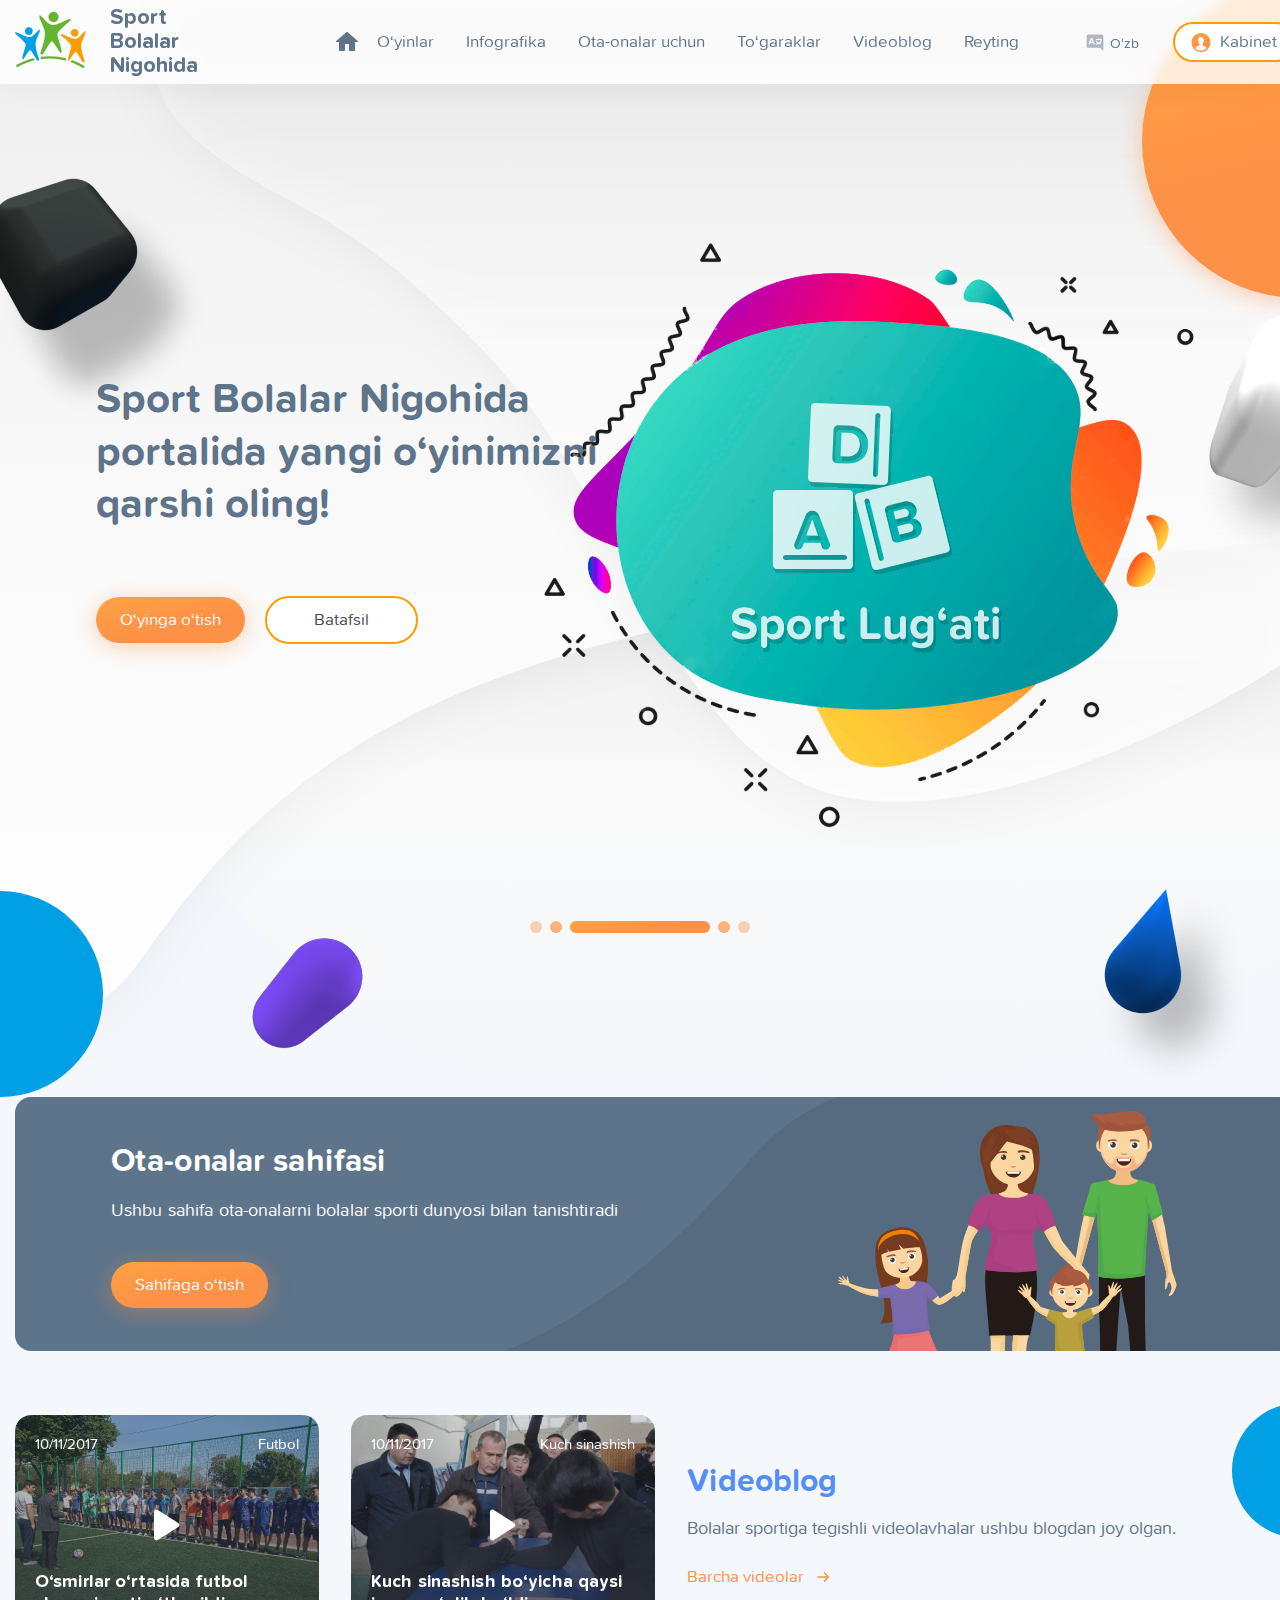
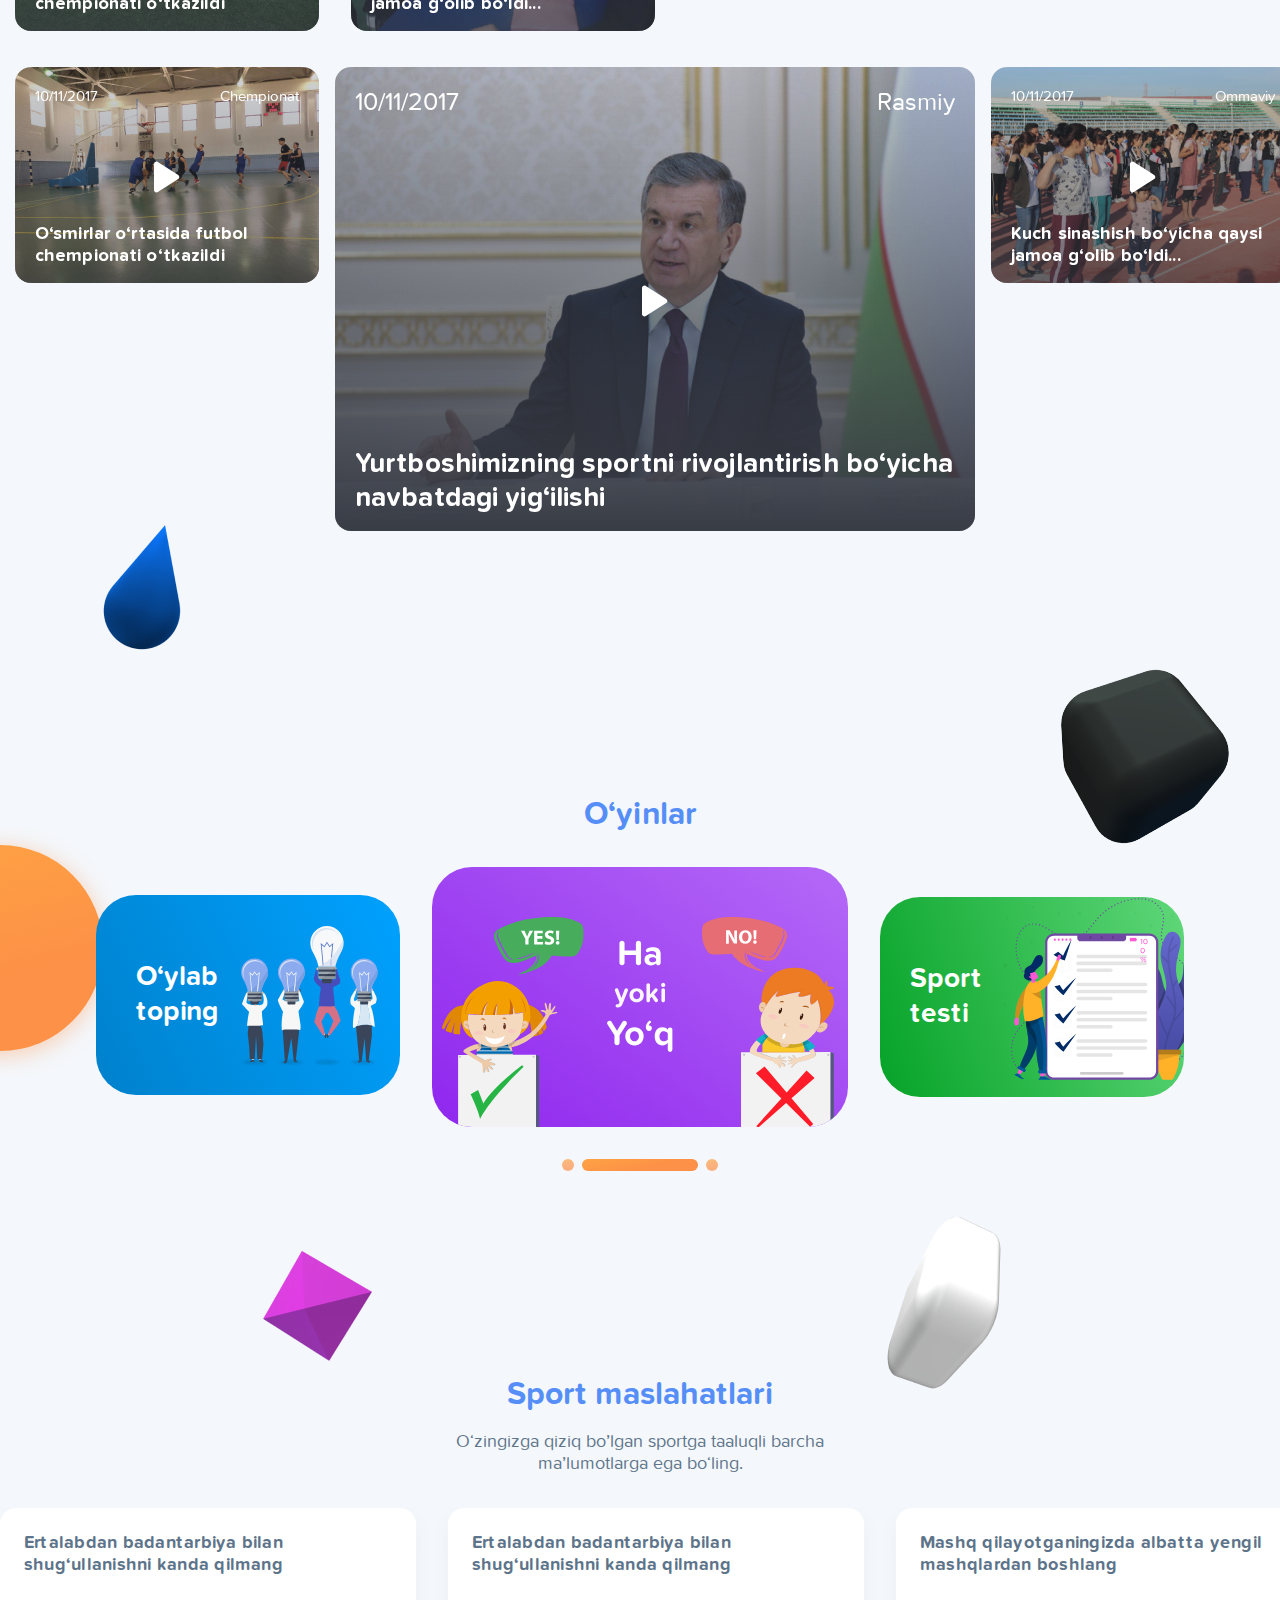
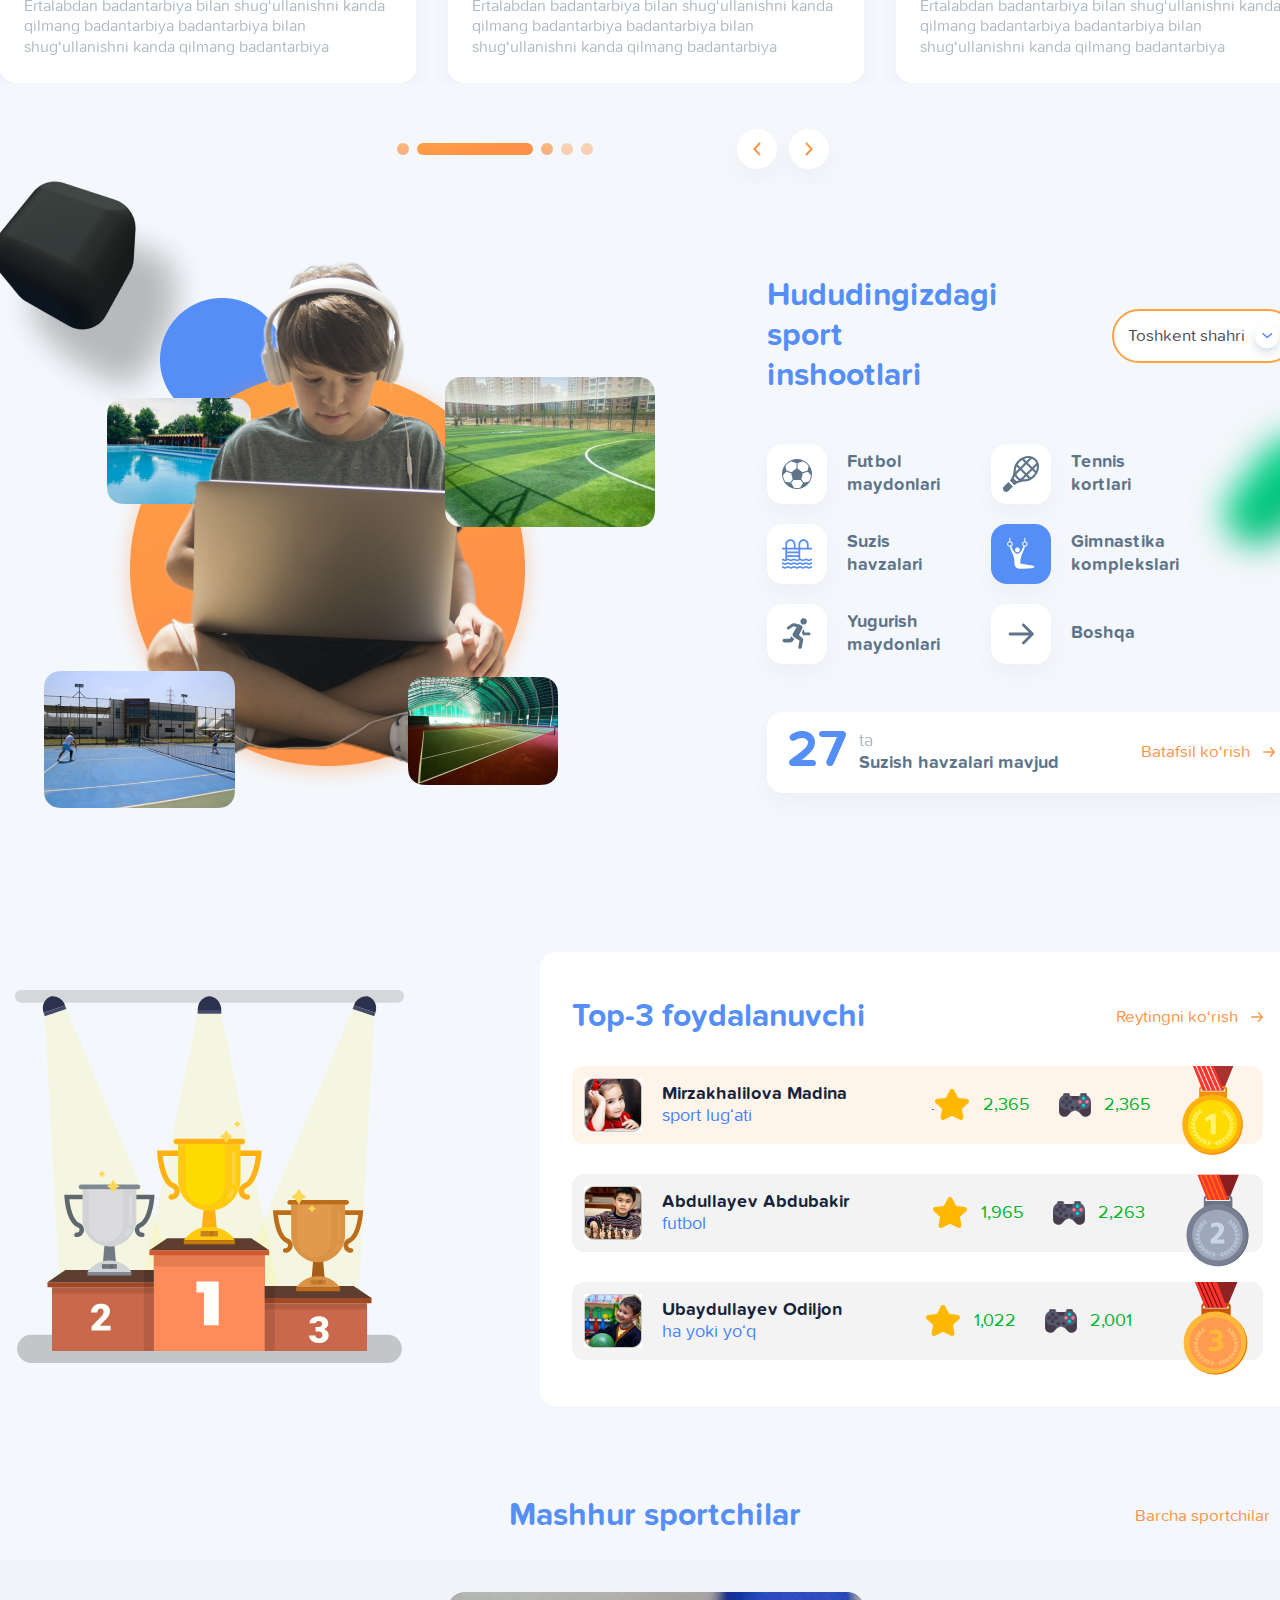
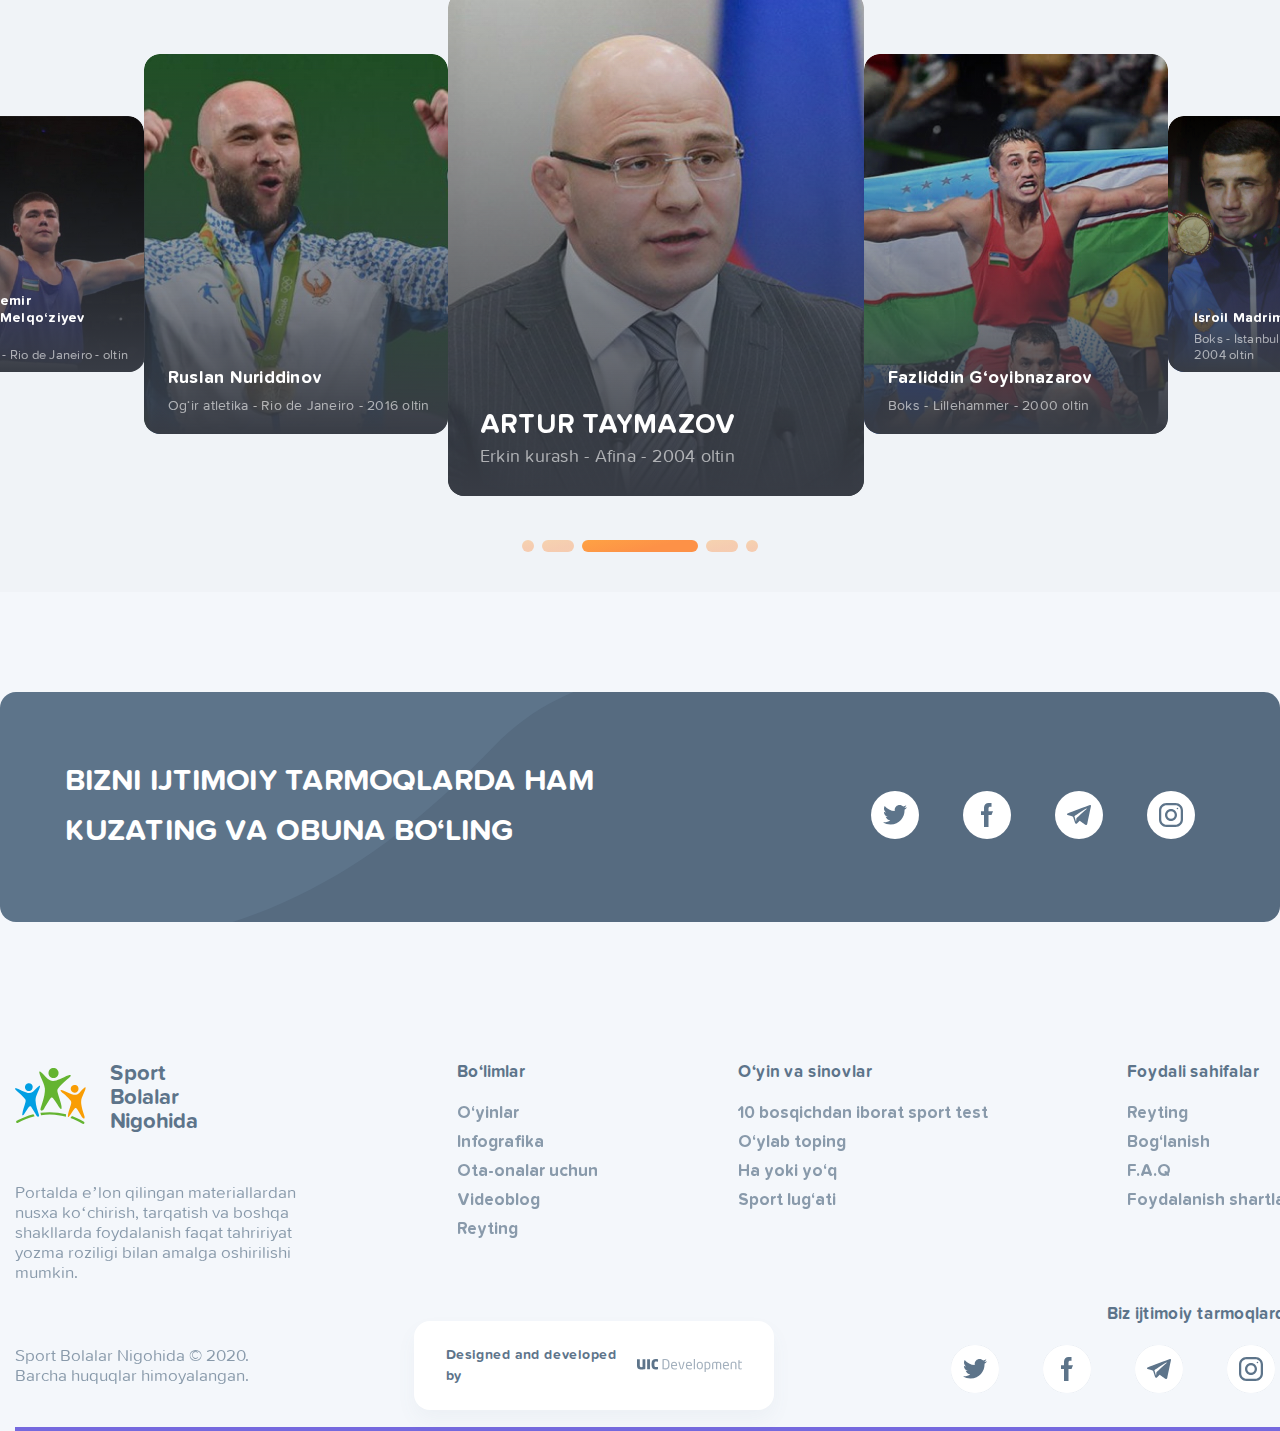
<file: index.html>
<!DOCTYPE html>
<html lang="en">

<head>
  <meta charset="UTF-8">
  <meta name="viewport" content="width=device-width, initial-scale=1.0">
  <title>Sport Bolalar Nigohida</title>
  <link rel="stylesheet" href="./style/main.css">
</head>

<body class="body">

  <div class="overly" id="overly"></div>

    <div class="modal-window" id="modal-window">
      <div class="modal" id="modal">
        <h3>Kirish</h3>
        <form action="https://echo.htmlacademy.ru">
          <input type="tel" name="phone" id="form-tel" placeholder="+998 __ ___ __ __" required>
          <label class="label1" for="form-tel">Telefon raqamingiz</label>
          <input type="text" name="password" id="form-pas" placeholder="Parolni kiriting" required>
          <label class="label2" for="form-pas">Parolingiz</label>
          
          <button type="submit">Kirish</button>
        </form>
      </div>
    </div>
   
  <header>
    <div class="header container-max">
      <div class="logotip">
        <a href="#">
          <img class="logotip__logo" src="./images/icons/Group 19291.svg" alt="" class="logo">
        </a>
        <h3 class="logotip__title">Sport Bolalar Nigohida</h3>
      </div>

      <ul>
        <li>
          <a href="#">O‘yinlar</a>
        </li>
        <li>
          <a href="#">Infografika</a>
        </li>
        <li>
          <a href="#">Ota-onalar uchun</a>
        </li>
        <li>
          <a href="#">To‘garaklar</a>
        </li>
        <li>
          <a href="#">Videoblog</a>
        </li>
        <li>
          <a href="#">Reyting</a>
        </li>
      </ul>

      <div class="header-right">
      
      <a href="javascript:void(0)" class="burger-button" id="burger-button">
        <img src="./images/icons/menu.svg" alt="">
      </a>

        <div class="dropdown">
          <a href="#">O'zb</a>
          <div class="links">
            <a href="#">O'zb</a>
            <a href="#">Rus</a>
            <a href="#">Eng</a>
          </div>
        </div>
        <a href="javascript:void(0)" class="primary-button" id="button">Kabinet</a>

      </div>
    </div>
  </header>

  <aside>
    <div class="wrapper container-min">
      <div class="wrapper-left">
        <h2 class="wrapper-left__title">
          Sport Bolalar Nigohida portalida yangi o‘yinimizni qarshi oling!
        </h2>
        <a class="wrapper-left__link1" href="#">O‘yinga o‘tish</a>
        <a class="wrapper-left__link2" href="#">Batafsil</a>
      </div>
      <img class="sport-lugati" src="./images/icons/Group 19298.svg" alt="">
    </div>
    <div class="spans">
      <span class="span1"></span>
      <span class="span2"></span>
      <span class="span3"></span>
      <span class="span2"></span>
      <span class="span1"></span>
    </div>
  </aside>

  <section>
    <div class="section container-max">
      <div class="section-top">
        <div class="text container-min">
          <h3>Ota-onalar sahifasi</h3>
          <p>
            Ushbu sahifa ota-onalarni bolalar sporti dunyosi bilan tanishtiradi
          </p>
          <a href="#">Sahifaga o‘tish</a>
        </div>
        <img src="./images/icons/Group 19286.svg" alt="">
      </div>
      <div class="section-center">
        <a href="#" class="video">
          <div class="overly"></div>
          <img class="video__img" src="./images/stadion.jpg" alt="">
          <p class="video__data">10/11/2017</p>
          <p class="video__name">Futbol</p>
          <h4 class="video__title">
            O‘smirlar o‘rtasida futbol chempionati o‘tkazildi
          </h4>
          <img class="video__play" src="./images/icons/play.svg" alt="" class="play">
        </a>
        <a href="#" class="video">
          <div class="overly"></div>
          <img class="video__img" src="./images/Rectangle 21701.jpg" alt="">
          <p class="video__data">10/11/2017</p>
          <p class="video__name">Kuch sinashish</p>
          <h4 class="video__title">
            Kuch sinashish bo‘yicha qaysi jamoa g‘olib bo‘ldi...
          </h4>
          <img class="video__play" src="./images/icons/play.svg" alt="" class="play">
        </a>
        <div class="inner">
          <h3 class="inner__title">Videoblog</h3>
          <p class="inner__text">
            Bolalar sportiga tegishli videolavhalar ushbu blogdan joy olgan.
          </p>
          <a class="secondary-button" href="#">Barcha videolar</a>
        </div>
      </div>
      <div class="section-bottom">
        <a href="#" class="video video1">
          <div class="overly"></div>
          <img class="video__img" src="./images/sportzal.jpg" alt="">
          <p class="video__data">10/11/2017</p>
          <p class="video__name">Chempionat</p>
          <h4 class="video__title">
            O‘smirlar o‘rtasida futbol chempionati o‘tkazildi
          </h4>
          <img class="video__play" src="./images/icons/play.svg" alt="" class="play">
        </a>
        <a href="#" class="video video2">
          <div class="overly1"></div>
          <img class="video__img video2__img" src="./images/prizdent.jpg" alt="">
          <p class="video__data video2__data">10/11/2017</p>
          <p class="video__name video2__name">Rasmiy</p>
          <h4 class="video__title video2__title">
            Yurtboshimizning sportni rivojlantirish bo‘yicha navbatdagi yig‘ilishi
          </h4>
          <img class="video__play" src="./images/icons/play.svg" alt="" class="play">
        </a>
        <a href="#" class="video video3">
          <div class="overly"></div>
          <img class="video__img" src="./images/Rectangle 21704.jpg" alt="">
          <p class="video__data">10/11/2017</p>
          <p class="video__name">Ommaviy</p>
          <h4 class="video__title">
            Kuch sinashish bo‘yicha qaysi jamoa g‘olib bo‘ldi...
          </h4>
          <img class="video__play" src="./images/icons/play.svg" alt="" class="play">
        </a>
      </div>
    </div>
  </section>

  <div class="games">
    <h3 class="title">O‘yinlar</h3>

    <div class="wrapper container-min">
      <div class="inner inner1">
        <h4 class="inner__title">O‘ylab toping</h4>
        <img class="inner__img" src="./images/icons/Frame 23.svg" alt="">
      </div>
      <div class="inner inner2">
        <img class="inner2__img" src="./images/icons/Mask Group.svg" alt="">
      </div>
      <div class="inner inner3">
        <h4 class="inner__title inner3__title">Sport testi</h4>
        <img class="inner__img" src="./images/icons/Mask Group (1).svg" alt="">
      </div>
    </div>

    <div class="spans">
      <span class="span1"></span>
      <span class="span2"></span>
      <span class="span1"></span>
    </div>

    <h3 class="title">Sport maslahatlari</h3>
    <p class="text">
      O‘zingizga qiziq bo’lgan sportga taaluqli barcha ma’lumotlarga ega bo‘ling.
    </p>
    <div class="carousel">
      <div class="maslahat maslahat1">
        <h4>
          Ertalabdan badantarbiya bilan shug‘ullanishni kanda qilmang
        </h4>
        <p>
          Ertalabdan badantarbiya bilan shug‘ullanishni kanda qilmang badantarbiya badantarbiya bilan shug‘ullanishni
          kanda qilmang badantarbiya
        </p>
      </div>
      <div class="maslahat">
        <h4>
          Ertalabdan badantarbiya bilan shug‘ullanishni kanda qilmang
        </h4>
        <p>
          Ertalabdan badantarbiya bilan shug‘ullanishni kanda qilmang badantarbiya badantarbiya bilan shug‘ullanishni
          kanda qilmang badantarbiya
        </p>
      </div>
      <div class="maslahat">
        <h4>
          Mashq qilayotganingizda albatta yengil mashqlardan boshlang
        </h4>
        <p>
          Ertalabdan badantarbiya bilan shug‘ullanishni kanda qilmang badantarbiya badantarbiya bilan shug‘ullanishni
          kanda qilmang badantarbiya
        </p>
      </div>
      <div class="maslahat">
        <h4>
          Imkon qadar uy sharoitida tosh ko‘tarishdan yiroqroq bo‘ling
        </h4>
        <p>
          Ertalabdan badantarbiya bilan shug‘ullanishni kanda qilmang badantarbiya badantarbiya bilan shug‘ullanishni kanda qilmang badantarbiya
        </p>
      </div>
      <div class="maslahat">
        <h4>
          Imkon qadar uy sharoitida tosh ko‘tarishdan yiroqroq bo‘ling
        </h4>
        <p>
          Ertalabdan badantarbiya bilan shug‘ullanishni kanda qilmang badantarbiya badantarbiya bilan shug‘ullanishni kanda qilmang badantarbiya
        </p>
      </div>
    </div>

    <div class="button">
      <div class="spans">
        <span class="span1"></span>
        <span class="span2"></span>
        <span class="span1"></span>
        <span class="span3"></span>
        <span class="span3"></span>
      </div>
      <div class="links">
        <a href="#" class="link1">
          <img src="./images/icons/Vector (3).svg" alt="">
          <span></span>
        </a>
        <a href="#" class="link2">
          <span></span>
          <img src="./images/icons/Vector (4).svg" alt="">
        </a>
      </div>
    </div>
  </div>


  <div class="sports">
    <div class="wrapper container-max">
      <div class="wrapper-left">
        <img class="wrapper-left__img" src="./images/Group 19262.png" alt="">
      </div>
      <div class="wrapper-right">
        <div class="wrapper-right__top">
          <h3>Hududingizdagi sport inshootlari</h3>
          <a href="#" class="city">Toshkent shahri</a>
        </div>
        <div class="wrapper-right__center">
          <a href="#" class="inner">
            <div class="inner__img">
              <img src="./images/icons/icons8-sport 1.svg" alt="">
            </div>
            <p>Futbol maydonlari</p>
          </a>
          <a href="#" class="inner">
            <div class="inner__img">
              <img src="./images/icons/icons8-sport 1 (2).svg" alt="">
            </div>
            <p>Tennis kortlari</p>
          </a>
          <a href="#" class="inner">
            <div class="inner__img">
              <img src="./images/icons/icons8-sport 1 (1).svg" alt="">
            </div>
            <p>Suzis havzalari</p>
          </a>
          <a href="#" class="inner">
            <div class="inner__img inner__img4">
              <img src="./images/icons/clipboard 1.svg" alt="">
            </div>
            <p>Gimnastika komplekslari</p>
          </a>
          <a href="#" class="inner">
            <div class="inner__img">
              <img src="./images/icons/clipboard1 1.svg" alt="">
            </div>
            <p>Yugurish maydonlari</p>
          </a>
          <a href="#" class="inner">
            <div class="inner__img">
              <img src="./images/icons/Vector (6).svg" alt="">
            </div>
            <p>Boshqa</p>
          </a>
        </div>
        <div class="wrapper-right__bottom">
          <div class="all">
            <h2>27</h2>
            <div class="info">
              <span>ta</span>
              <p>Suzish havzalari mavjud</p>
            </div>
          </div>
          <a href="#" class="secondary-button">Batafsil ko‘rish</a>
        </div>
      </div>
    </div>
  </div>

  <div class="medals container-max">
    <div class="medals-left">
      <img src="./images/icons/Layer.svg" alt="">
    </div>
    <div class="medals-right">
      <div class="information">
        <h3>Top-3 foydalanuvchi</h3>
        <a href="#" class="secondary-button">Reytingni ko‘rish</a>
      </div>
      <div class="medal gold">
        <img class="child" src="./images/Rectangle 21726.jpg" alt="">
        <div class="name">
          <h4>Mirzakhalilova Madina</h4>
          <p>sport lug‘ati</p>
        </div>
        .
        <img class="star" src="./images/icons/Vector (7).svg" alt="">
        <span class="number1">2,365</span>
        <img class="play" src="./images/icons/game-controller 1.svg" alt="">
        <span class="number2">2,365</span>
        <img class="img" src="./images/icons/Group 19313.svg" alt="">
      </div>
      <div class="medal silver">
        <img class="child" src="./images/Rectangle 21726 (1).jpg" alt="">
        <div class="name">
          <h4>Abdullayev Abdubakir</h4>
          <p>futbol</p>
        </div>
        <img class="star" src="./images/icons/Vector (7).svg" alt="">
        <span class="number1">1,965</span>
        <img class="play" src="./images/icons/game-controller 1.svg" alt="">
        <span class="number2">2,263</span>
        <img class="img" src="./images/icons/Group 19315.svg" alt="">
      </div>
      <div class="medal bronze">
        <img class="child" src="./images/Rectangle 21728.jpg" alt="">
        <div class="name">
          <h4>Ubaydullayev Odiljon</h4>
          <p>ha yoki yo‘q</p>
        </div>
        <img class="star" src="./images/icons/Vector (7).svg" alt="">
        <span class="number1">1,022</span>
        <img class="play" src="./images/icons/game-controller 1.svg" alt="">
        <span class="number2">2,001</span>
        <img class="img" src="./images/icons/Group 19314.svg" alt="">
      </div>
    </div>
  </div>

  <div class="famous">
    <div class="athletics container-max">
      <h3>Mashhur sportchilar</h3>
      <a href="#" class="secondary-button">Barcha sportchilar</a>
    </div>
    <div class="carousel-sport">
      <div class="famous-sportsmen">
        <a href="#">
          <div class="overly1"></div>
          <img class="img1" src="./images/Rectangle 21711 (1).jpg" alt="">
          <h4 class="name1">emir Melqo‘ziyev</h4>
          <p class="text1">- Rio de Janeiro - oltin</p>
        </a>
        <a href="#">
          <div class="overly2"></div>
          <img class="img" src="./images/ruslan.jpg" alt="">
          <h4 class="name2">Ruslan Nuriddinov</h4>
          <p class="text2">Og‘ir atletika - Rio de Janeiro - 2016 oltin</p>
        </a>
        <a class="artur" href="#">
          <div class="overly3"></div>
          <img class="img" src="./images/artur.jpg" alt="">
          <h4 class="name3">ARTUR TAYMAZOV</h4>
          <p class="text3">Erkin kurash - Afina - 2004 oltin</p>
        </a>
        <a href="#">
          <div class="overly2"></div>
          <img class="img" src="./images/g'oibnazarov.jpg" alt="">
          <h4 class="name2">Fazliddin G‘oyibnazarov</h4>
          <p class="text2">Boks - Lillehammer - 2000 oltin</p>
        </a>
        <a href="#">
          <div class="overly5"></div>
          <img class="img2" src="./images/Rectangle 21711.jpg" alt="">
          <h4 class="name5">Isroil Madrimov</h4>
          <p class="text5">Boks - Istanbul - 2004 oltin</p>
        </a>
      </div>
      <div class="spans">
        <span class="span1"></span>
        <span class="span2"></span>
        <span class="span3"></span>
        <span class="span2"></span>
        <span class="span1"></span>
      </div>
    </div>

    <div class="buttons container-max">
      <h3>
        BIZNI IJTIMOIY TARMOQLARDA HAM KUZATING VA OBUNA BO‘LING
      </h3>

      <div class="links-button">
        <a href="#">
          <svg width="88" height="88" viewBox="0 0 88 48" xmlns="http://www.w3.org/2000/svg">
            <g class="twitter" filter="url(#filter0_d)">
              <rect x="20" y="10" width="48" height="48" rx="24" fill="white" />
              <path
                d="M56 26.3085C55.1075 26.7 54.1565 26.9595 53.165 27.0855C54.185 26.4765 54.9635 25.5195 55.3295 24.366C54.3785 24.933 53.3285 25.3335 52.2095 25.557C51.3065 24.5955 50.0195 24 48.6155 24C45.8915 24 43.6985 26.211 43.6985 28.9215C43.6985 29.3115 43.7315 29.6865 43.8125 30.0435C39.722 29.844 36.1025 27.8835 33.671 24.897C33.2465 25.6335 32.9975 26.4765 32.9975 27.384C32.9975 29.088 33.875 30.5985 35.183 31.473C34.3925 31.458 33.617 31.2285 32.96 30.867C32.96 30.882 32.96 30.9015 32.96 30.921C32.96 33.312 34.6655 35.298 36.902 35.7555C36.5015 35.865 36.065 35.9175 35.612 35.9175C35.297 35.9175 34.979 35.8995 34.6805 35.8335C35.318 37.782 37.127 39.2145 39.278 39.261C37.604 40.5705 35.4785 41.3595 33.1775 41.3595C32.774 41.3595 32.387 41.3415 32 41.292C34.1795 42.6975 36.7625 43.5 39.548 43.5C48.602 43.5 53.552 36 53.552 29.499C53.552 29.2815 53.5445 29.0715 53.534 28.863C54.5105 28.17 55.331 27.3045 56 26.3085Z" />
            </g>
            <defs>
              <filter id="filter0_d" x="0" y="0" width="88" height="88" filterUnits="userSpaceOnUse"
                color-interpolation-filters="sRGB">
                <feFlood flood-opacity="0" result="BackgroundImageFix" />
                <feColorMatrix in="SourceAlpha" type="matrix" values="0 0 0 0 0 0 0 0 0 0 0 0 0 0 0 0 0 0 127 0" />
                <feOffset dy="0" />
                <feGaussianBlur stdDeviation="0" />
                <feColorMatrix type="matrix" values="0 0 0 0 0.4161 0 0 0 0 0.482057 0 0 0 0 0.57 0 0 0 0.05 0" />
                <feBlend mode="normal" in2="BackgroundImageFix" result="effect1_dropShadow" />
                <feBlend mode="normal" in="SourceGraphic" in2="effect1_dropShadow" result="shape" />
              </filter>
            </defs>
          </svg>
        </a>
        <a href="#">
          <svg width="88" height="88" viewBox="0 0 88 48" xmlns="http://www.w3.org/2000/svg">
            <g class="facebook" filter="url(#filter0_d)">
              <rect x="20" y="10" width="48" height="48" rx="24" fill="white" />
              <path
                d="M50 30.25H45.5V27.25C45.5 26.422 46.172 25.75 47 25.75H48.5V22H45.5C43.0145 22 41 24.0145 41 26.5V30.25H38V34H41V46H45.5V34H48.5L50 30.25Z" />
            </g>
            <defs>
              <filter id="filter0_d" x="0" y="0" width="88" height="88" filterUnits="userSpaceOnUse"
                color-interpolation-filters="sRGB">
                <feFlood flood-opacity="0" result="BackgroundImageFix" />
                <feColorMatrix in="SourceAlpha" type="matrix" values="0 0 0 0 0 0 0 0 0 0 0 0 0 0 0 0 0 0 127 0" />
                <feOffset dy="10" />
                <feGaussianBlur stdDeviation="10" />
                <feColorMatrix type="matrix" values="0 0 0 0 0.4161 0 0 0 0 0.482057 0 0 0 0 0.57 0 0 0 0.05 0" />
                <feBlend mode="normal" in2="BackgroundImageFix" result="effect1_dropShadow" />
                <feBlend mode="normal" in="SourceGraphic" in2="effect1_dropShadow" result="shape" />
              </filter>
            </defs>
          </svg>
        </a>
        <a href="#">
          <svg width="88" height="88" viewBox="0 0 88 48" xmlns="http://www.w3.org/2000/svg">
            <g class="telegram" filter="url(#filter0_d)">
              <rect x="20" y="10" width="48" height="48" rx="24" fill="white" />
              <path fill-rule="evenodd" clip-rule="evenodd"
                d="M50.384 43.7791C50.706 44.0071 51.121 44.0641 51.491 43.9241C51.861 43.7831 52.133 43.4671 52.215 43.0841C53.084 39.0001 55.192 28.6631 55.983 24.9481C56.043 24.6681 55.943 24.3771 55.723 24.1901C55.503 24.0031 55.198 23.9491 54.926 24.0501C50.733 25.6021 37.82 30.4471 32.542 32.4001C32.207 32.5241 31.989 32.8461 32 33.1991C32.012 33.5531 32.25 33.8601 32.593 33.9631C34.96 34.6711 38.067 35.6561 38.067 35.6561C38.067 35.6561 39.519 40.0411 40.276 42.2711C40.371 42.5511 40.59 42.7711 40.879 42.8471C41.167 42.9221 41.475 42.8431 41.69 42.6401C42.906 41.4921 44.786 39.7171 44.786 39.7171C44.786 39.7171 48.358 42.3361 50.384 43.7791ZM39.374 35.1021L41.053 40.6401L41.426 37.1331C41.426 37.1331 47.913 31.2821 51.611 27.9471C51.719 27.8491 51.734 27.6851 51.644 27.5701C51.555 27.4551 51.391 27.4281 51.268 27.5061C46.982 30.2431 39.374 35.1021 39.374 35.1021Z" />
            </g>
            <defs>
              <filter id="filter0_d" x="0" y="0" width="88" height="88" filterUnits="userSpaceOnUse"
                color-interpolation-filters="sRGB">
                <feFlood flood-opacity="0" result="BackgroundImageFix" />
                <feColorMatrix in="SourceAlpha" type="matrix" values="0 0 0 0 0 0 0 0 0 0 0 0 0 0 0 0 0 0 127 0" />
                <feOffset dy="10" />
                <feGaussianBlur stdDeviation="10" />
                <feColorMatrix type="matrix" values="0 0 0 0 0.4161 0 0 0 0 0.482057 0 0 0 0 0.57 0 0 0 0.05 0" />
                <feBlend mode="normal" in2="BackgroundImageFix" result="effect1_dropShadow" />
                <feBlend mode="normal" in="SourceGraphic" in2="effect1_dropShadow" result="shape" />
              </filter>
            </defs>
          </svg>
        </a>
        <a href="#">
          <svg width="88" height="88" viewBox="0 0 88 48" xmlns="http://www.w3.org/2000/svg">
            <g class="instagram" filter="url(#filter0_d)">
              <rect x="20" y="10" width="48" height="48" rx="24" fill="white" />
              <path
                d="M48.5 22H39.5C35.3585 22 32 25.3585 32 29.5V38.5C32 42.6415 35.3585 46 39.5 46H48.5C52.6415 46 56 42.6415 56 38.5V29.5C56 25.3585 52.6415 22 48.5 22ZM53.75 38.5C53.75 41.395 51.395 43.75 48.5 43.75H39.5C36.605 43.75 34.25 41.395 34.25 38.5V29.5C34.25 26.605 36.605 24.25 39.5 24.25H48.5C51.395 24.25 53.75 26.605 53.75 29.5V38.5Z" />
              <path
                d="M44 28C40.6865 28 38 30.6865 38 34C38 37.3135 40.6865 40 44 40C47.3135 40 50 37.3135 50 34C50 30.6865 47.3135 28 44 28ZM44 37.75C41.933 37.75 40.25 36.067 40.25 34C40.25 31.9315 41.933 30.25 44 30.25C46.067 30.25 47.75 31.9315 47.75 34C47.75 36.067 46.067 37.75 44 37.75Z" />
              <path
                d="M50.4494 28.3495C50.891 28.3495 51.2489 27.9915 51.2489 27.55C51.2489 27.1084 50.891 26.7505 50.4494 26.7505C50.0079 26.7505 49.6499 27.1084 49.6499 27.55C49.6499 27.9915 50.0079 28.3495 50.4494 28.3495Z" />
            </g>
            <defs>
              <filter id="filter0_d" x="0" y="0" width="88" height="88" filterUnits="userSpaceOnUse"
                color-interpolation-filters="sRGB">
                <feFlood flood-opacity="0" result="BackgroundImageFix" />
                <feColorMatrix in="SourceAlpha" type="matrix" values="0 0 0 0 0 0 0 0 0 0 0 0 0 0 0 0 0 0 127 0" />
                <feOffset dy="10" />
                <feGaussianBlur stdDeviation="10" />
                <feColorMatrix type="matrix" values="0 0 0 0 0.4161 0 0 0 0 0.482057 0 0 0 0 0.57 0 0 0 0.05 0" />
                <feBlend mode="normal" in2="BackgroundImageFix" result="effect1_dropShadow" />
                <feBlend mode="normal" in="SourceGraphic" in2="effect1_dropShadow" result="shape" />
              </filter>
            </defs>
          </svg>
        </a>
      </div>
    </div>
  </div>

  <div class="footer container-max">
    <div class="footer-top">
      <div class="foot-logo">
        <div class="logotip">
          <a href="#">
            <img class="logotip__logo" src="./images/icons/Group 19291.svg" alt="" class="logo">
          </a>
          <h3 class="logotip__title">Sport Bolalar Nigohida</h3>
        </div>
        <p>
          Portalda eʼlon qilingan materiallardan nusxa koʻchirish, tarqatish va boshqa shakllarda foydalanish faqat
          tahririyat yozma roziligi bilan amalga oshirilishi mumkin.
        </p>
      </div>
      <ul>
        <li>
          <a class="link1" href="#">Bo‘limlar</a>
        </li>
        <li>
          <a href="#">O‘yinlar</a>
        </li>
        <li>
          <a href="#">Infografika</a>
        </li>
        <li>
          <a href="#">Ota-onalar uchun</a>
        </li>
        <li>
          <a href="#">Videoblog</a>
        </li>
        <li>
          <a href="#">Reyting</a>
        </li>
      </ul>
      <ul>
        <li>
          <a class="link1" href="#">O‘yin va sinovlar</a>
        </li>
        <li>
          <a href="#">10 bosqichdan iborat sport test</a>
        </li>
        <li>
          <a href="#">O‘ylab toping</a>
        </li>
        <li>
          <a href="#">Ha yoki yo‘q</a>
        </li>
        <li>
          <a href="#">Sport lug‘ati</a>
        </li>
      </ul>
      <ul>
        <li>
          <a class="link1" href="#">Foydali sahifalar</a>
        </li>
        <li>
          <a href="#">Reyting</a>
        </li>
        <li>
          <a href="#">Bog‘lanish</a>
        </li>
        <li>
          <a href="#">F.A.Q</a>
        </li>
        <li>
          <a href="#">Foydalanish shartlari</a>
        </li>
      </ul>
    </div>
    <div class="footer-bottom">
      <p class="text">
        Sport Bolalar Nigohida © 2020. Barcha huquqlar himoyalangan.
      </p>
      <div class="development">
        <p>Designed and developed by </p>
        <img src="./images/icons/Layer 2.svg" alt="">
      </div>
      <div class="networks">
        <h4>Biz ijtimoiy tarmoqlarda</h4>

        <div class="links-button">
          <a href="#">
            <svg width="88" height="88" viewBox="0 0 88 88" xmlns="http://www.w3.org/2000/svg">
              <g class="twitter" filter="url(#filter0_d)">
                <rect x="20" y="10" width="48" height="48" rx="24" fill="white" />
                <path
                  d="M56 26.3085C55.1075 26.7 54.1565 26.9595 53.165 27.0855C54.185 26.4765 54.9635 25.5195 55.3295 24.366C54.3785 24.933 53.3285 25.3335 52.2095 25.557C51.3065 24.5955 50.0195 24 48.6155 24C45.8915 24 43.6985 26.211 43.6985 28.9215C43.6985 29.3115 43.7315 29.6865 43.8125 30.0435C39.722 29.844 36.1025 27.8835 33.671 24.897C33.2465 25.6335 32.9975 26.4765 32.9975 27.384C32.9975 29.088 33.875 30.5985 35.183 31.473C34.3925 31.458 33.617 31.2285 32.96 30.867C32.96 30.882 32.96 30.9015 32.96 30.921C32.96 33.312 34.6655 35.298 36.902 35.7555C36.5015 35.865 36.065 35.9175 35.612 35.9175C35.297 35.9175 34.979 35.8995 34.6805 35.8335C35.318 37.782 37.127 39.2145 39.278 39.261C37.604 40.5705 35.4785 41.3595 33.1775 41.3595C32.774 41.3595 32.387 41.3415 32 41.292C34.1795 42.6975 36.7625 43.5 39.548 43.5C48.602 43.5 53.552 36 53.552 29.499C53.552 29.2815 53.5445 29.0715 53.534 28.863C54.5105 28.17 55.331 27.3045 56 26.3085Z" />
              </g>
              <defs>
                <filter id="filter0_d" x="0" y="0" width="88" height="88" filterUnits="userSpaceOnUse"
                  color-interpolation-filters="sRGB">
                  <feFlood flood-opacity="0" result="BackgroundImageFix" />
                  <feColorMatrix in="SourceAlpha" type="matrix" values="0 0 0 0 0 0 0 0 0 0 0 0 0 0 0 0 0 0 127 0" />
                  <feOffset dy="0" />
                  <feGaussianBlur stdDeviation="0" />
                  <feColorMatrix type="matrix" values="0 0 0 0 0.4161 0 0 0 0 0.482057 0 0 0 0 0.57 0 0 0 0.05 0" />
                  <feBlend mode="normal" in2="BackgroundImageFix" result="effect1_dropShadow" />
                  <feBlend mode="normal" in="SourceGraphic" in2="effect1_dropShadow" result="shape" />
                </filter>
              </defs>
            </svg>
          </a>
          <a href="#">
            <svg width="88" height="88" viewBox="0 0 88 88" xmlns="http://www.w3.org/2000/svg">
              <g class="facebook" filter="url(#filter0_d)">
                <rect x="20" y="10" width="48" height="48" rx="24" fill="white" />
                <path
                  d="M50 30.25H45.5V27.25C45.5 26.422 46.172 25.75 47 25.75H48.5V22H45.5C43.0145 22 41 24.0145 41 26.5V30.25H38V34H41V46H45.5V34H48.5L50 30.25Z" />
              </g>
              <defs>
                <filter id="filter0_d" x="0" y="0" width="88" height="88" filterUnits="userSpaceOnUse"
                  color-interpolation-filters="sRGB">
                  <feFlood flood-opacity="0" result="BackgroundImageFix" />
                  <feColorMatrix in="SourceAlpha" type="matrix" values="0 0 0 0 0 0 0 0 0 0 0 0 0 0 0 0 0 0 127 0" />
                  <feOffset dy="10" />
                  <feGaussianBlur stdDeviation="10" />
                  <feColorMatrix type="matrix" values="0 0 0 0 0.4161 0 0 0 0 0.482057 0 0 0 0 0.57 0 0 0 0.05 0" />
                  <feBlend mode="normal" in2="BackgroundImageFix" result="effect1_dropShadow" />
                  <feBlend mode="normal" in="SourceGraphic" in2="effect1_dropShadow" result="shape" />
                </filter>
              </defs>
            </svg>
          </a>
          <a href="#">
            <svg width="88" height="88" viewBox="0 0 88 88" xmlns="http://www.w3.org/2000/svg">
              <g class="telegram" filter="url(#filter0_d)">
                <rect x="20" y="10" width="48" height="48" rx="24" fill="white" />
                <path fill-rule="evenodd" clip-rule="evenodd"
                  d="M50.384 43.7791C50.706 44.0071 51.121 44.0641 51.491 43.9241C51.861 43.7831 52.133 43.4671 52.215 43.0841C53.084 39.0001 55.192 28.6631 55.983 24.9481C56.043 24.6681 55.943 24.3771 55.723 24.1901C55.503 24.0031 55.198 23.9491 54.926 24.0501C50.733 25.6021 37.82 30.4471 32.542 32.4001C32.207 32.5241 31.989 32.8461 32 33.1991C32.012 33.5531 32.25 33.8601 32.593 33.9631C34.96 34.6711 38.067 35.6561 38.067 35.6561C38.067 35.6561 39.519 40.0411 40.276 42.2711C40.371 42.5511 40.59 42.7711 40.879 42.8471C41.167 42.9221 41.475 42.8431 41.69 42.6401C42.906 41.4921 44.786 39.7171 44.786 39.7171C44.786 39.7171 48.358 42.3361 50.384 43.7791ZM39.374 35.1021L41.053 40.6401L41.426 37.1331C41.426 37.1331 47.913 31.2821 51.611 27.9471C51.719 27.8491 51.734 27.6851 51.644 27.5701C51.555 27.4551 51.391 27.4281 51.268 27.5061C46.982 30.2431 39.374 35.1021 39.374 35.1021Z" />
              </g>
              <defs>
                <filter id="filter0_d" x="0" y="0" width="88" height="88" filterUnits="userSpaceOnUse"
                  color-interpolation-filters="sRGB">
                  <feFlood flood-opacity="0" result="BackgroundImageFix" />
                  <feColorMatrix in="SourceAlpha" type="matrix" values="0 0 0 0 0 0 0 0 0 0 0 0 0 0 0 0 0 0 127 0" />
                  <feOffset dy="10" />
                  <feGaussianBlur stdDeviation="10" />
                  <feColorMatrix type="matrix" values="0 0 0 0 0.4161 0 0 0 0 0.482057 0 0 0 0 0.57 0 0 0 0.05 0" />
                  <feBlend mode="normal" in2="BackgroundImageFix" result="effect1_dropShadow" />
                  <feBlend mode="normal" in="SourceGraphic" in2="effect1_dropShadow" result="shape" />
                </filter>
              </defs>
            </svg>
          </a>
          <a href="#">
            <svg width="88" height="88" viewBox="0 0 88 88" xmlns="http://www.w3.org/2000/svg">
              <g class="instagram" filter="url(#filter0_d)">
                <rect x="20" y="10" width="48" height="48" rx="24" fill="white" />
                <path
                  d="M48.5 22H39.5C35.3585 22 32 25.3585 32 29.5V38.5C32 42.6415 35.3585 46 39.5 46H48.5C52.6415 46 56 42.6415 56 38.5V29.5C56 25.3585 52.6415 22 48.5 22ZM53.75 38.5C53.75 41.395 51.395 43.75 48.5 43.75H39.5C36.605 43.75 34.25 41.395 34.25 38.5V29.5C34.25 26.605 36.605 24.25 39.5 24.25H48.5C51.395 24.25 53.75 26.605 53.75 29.5V38.5Z" />
                <path
                  d="M44 28C40.6865 28 38 30.6865 38 34C38 37.3135 40.6865 40 44 40C47.3135 40 50 37.3135 50 34C50 30.6865 47.3135 28 44 28ZM44 37.75C41.933 37.75 40.25 36.067 40.25 34C40.25 31.9315 41.933 30.25 44 30.25C46.067 30.25 47.75 31.9315 47.75 34C47.75 36.067 46.067 37.75 44 37.75Z" />
                <path
                  d="M50.4494 28.3495C50.891 28.3495 51.2489 27.9915 51.2489 27.55C51.2489 27.1084 50.891 26.7505 50.4494 26.7505C50.0079 26.7505 49.6499 27.1084 49.6499 27.55C49.6499 27.9915 50.0079 28.3495 50.4494 28.3495Z" />
              </g>
              <defs>
                <filter id="filter0_d" x="0" y="0" width="88" height="88" filterUnits="userSpaceOnUse"
                  color-interpolation-filters="sRGB">
                  <feFlood flood-opacity="0" result="BackgroundImageFix" />
                  <feColorMatrix in="SourceAlpha" type="matrix" values="0 0 0 0 0 0 0 0 0 0 0 0 0 0 0 0 0 0 127 0" />
                  <feOffset dy="10" />
                  <feGaussianBlur stdDeviation="10" />
                  <feColorMatrix type="matrix" values="0 0 0 0 0.4161 0 0 0 0 0.482057 0 0 0 0 0.57 0 0 0 0.05 0" />
                  <feBlend mode="normal" in2="BackgroundImageFix" result="effect1_dropShadow" />
                  <feBlend mode="normal" in="SourceGraphic" in2="effect1_dropShadow" result="shape" />
                </filter>
              </defs>
            </svg>
          </a>
        </div>
      </div>
    </div>
  </div>

  <script src="./script/main.js"></script>
</body>

</html>
</file>
<file: style/main.css>
body {
  padding: 0;
  margin: 0;
  font-family: 'ProximaNova';
  background: #F4F7FB;
}

h1, h2, h3, h4, h5, h6 {
  margin: 0;
  padding: 0;
}

p {
  margin: 0;
  padding: 0;
}

a {
  text-decoration: none;
}

@font-face {
  font-family: 'ProximaNova';
  src: url("../font/ProximaNovaSoft-Bold.eot");
  src: url("../font/ProximaNovaSoft-Bold.eot?#iefix") format("embedded-opentype"), url("../font/ProximaNovaSoft-Bold.woff") format("woff"), url("../font/ProximaNovaSoft-Bold.ttf") format("truetype");
  font-weight: bold;
  font-style: normal;
  font-display: swap;
}

@font-face {
  font-family: 'ProximaNova';
  src: url("../font/ProximaNova-Light.eot");
  src: url("../font/ProximaNova-Light.eot?#iefix") format("embedded-opentype"), url("../font/ProximaNova-Light.woff") format("woff"), url("../font/ProximaNova-Light.ttf") format("truetype");
  font-weight: 300;
  font-style: normal;
  font-display: swap;
}

@font-face {
  font-family: 'ProximaNova';
  src: url("../font/ProximaNovaSoftW03-Regular.eot");
  src: url("../font/ProximaNovaSoftW03-Regular.eot?#iefix") format("embedded-opentype"), url("../font/ProximaNovaSoftW03-Regular.woff") format("woff"), url("../font/ProximaNovaSoftW03-Regular.ttf") format("truetype");
  font-weight: normal;
  font-style: normal;
  font-display: swap;
}

.container-max {
  width: 100%;
  max-width: 1312px;
  padding-left: 15px;
  padding-right: 15px;
  margin-left: auto;
  margin-right: auto;
}

.container-min {
  width: 100%;
  max-width: 1088px;
  padding-left: 15px;
  padding-right: 15px;
  margin-left: auto;
  margin-right: auto;
}

.body.opened {
  overflow-y: hidden;
}

.secondary-button {
  position: relative;
  font-style: normal;
  font-weight: 500;
  font-size: 17px;
  line-height: 20px;
  color: #FD9147;
  padding-right: 25px;
}

.secondary-button::before {
  content: "";
  background-repeat: no-repeat;
  background-position: center;
  background-size: contain;
  margin: auto;
  position: absolute;
  width: 12px;
  height: 10px;
  top: 0;
  bottom: 0;
  left: auto;
  right: 0;
  background-image: url("../images/icons/Vector (1).svg");
}

.logotip {
  display: -webkit-box;
  display: -ms-flexbox;
  display: flex;
  -webkit-box-align: center;
      -ms-flex-align: center;
          align-items: center;
}

.logotip__logo {
  margin-right: 24px;
}

.logotip__title {
  font-style: normal;
  font-weight: bold;
  font-size: 22px;
  line-height: 110.84%;
  color: #5D748A;
  width: 130px;
}

.overly {
  background: #5D748A;
  opacity: 0.7;
  width: 100%;
  height: 0;
  position: fixed;
  top: 0;
  z-index: 5;
  -webkit-transition: all ease 0.5s;
  transition: all ease 0.5s;
}

.overly.visible {
  height: 100%;
}

.modal-window {
  background: #FFFFFF;
  border-radius: 24px;
  position: absolute;
  top: 0;
  bottom: 0;
  margin: auto;
  left: 0;
  right: 0;
  z-index: 6;
  width: 500px;
  height: 0;
  -webkit-transition: all ease 0.5s;
  transition: all ease 0.5s;
}

.modal-window.open {
  -webkit-box-sizing: border-box;
          box-sizing: border-box;
  padding: 65px 45px;
  border: 2px solid #FD9147;
  width: 504px;
  height: 500px;
  top: 100px;
  bottom: auto;
}

.modal-window .modal {
  display: none;
}

.modal-window .modal.modal-open {
  display: block;
}

.modal-window .modal h3 {
  font-style: normal;
  font-weight: bold;
  font-size: 32px;
  line-height: 38px;
  color: #5D748A;
  margin-bottom: 60px;
}

.modal-window .modal form {
  position: relative;
}

.modal-window .modal form label {
  font-style: normal;
  font-weight: normal;
  font-size: 17px;
  line-height: 20px;
  color: #5D748A;
  margin-bottom: 8px;
  display: block;
  position: absolute;
}

.modal-window .modal form .label1 {
  top: -28px;
  left: 0;
}

.modal-window .modal form .label1::before {
  content: "";
  background-repeat: no-repeat;
  background-position: center;
  background-size: contain;
  margin: auto;
  position: absolute;
  width: 20px;
  height: 20px;
  top: auto;
  bottom: -44px;
  left: 20px;
  right: auto;
  background-image: url("../images/icons/Frame.svg");
}

.modal-window .modal form .label2 {
  top: 80px;
  left: 0;
}

.modal-window .modal form .label2::before {
  content: "";
  background-repeat: no-repeat;
  background-position: center;
  background-size: contain;
  margin: auto;
  position: absolute;
  width: 20px;
  height: 20px;
  top: auto;
  bottom: -43px;
  left: 20px;
  right: auto;
  background-image: url("../images/icons/Frame (1).svg");
}

.modal-window .modal form input {
  font-family: 'ProximaNova';
  font-style: normal;
  font-weight: 500;
  font-size: 17px;
  line-height: 20px;
  color: #5D748A;
  outline: none;
  padding: 15px 52px;
  -webkit-box-sizing: border-box;
          box-sizing: border-box;
  border-radius: 32px;
  border: 2px solid #DFE3E8;
  margin-bottom: 52px;
  display: block;
  width: 100%;
}

.modal-window .modal form input:hover {
  border: 2px solid #FD9147;
}

.modal-window .modal form input:hover + label {
  color: #FD9147;
}

.modal-window .modal form ::-webkit-input-placeholder {
  opacity: 0.5;
}

.modal-window .modal form :-ms-input-placeholder {
  opacity: 0.5;
}

.modal-window .modal form ::-ms-input-placeholder {
  opacity: 0.5;
}

.modal-window .modal form ::placeholder {
  opacity: 0.5;
}

.modal-window .modal form button {
  margin-top: 42px;
  display: block;
  background: linear-gradient(166.82deg, #FEA244 -0.4%, #FD9147 61.84%);
  -webkit-box-shadow: 0px 4px 22px rgba(253, 145, 71, 0.4);
          box-shadow: 0px 4px 22px rgba(253, 145, 71, 0.4);
  border-radius: 50px;
  font-style: normal;
  font-weight: 500;
  font-size: 17px;
  line-height: 20px;
  color: #FFFFFF;
  border: none;
  padding: 15px;
  width: 100%;
}

header {
  background: rgba(255, 255, 255, 0.8);
  -webkit-box-shadow: 0px 4px 30px rgba(0, 0, 0, 0.04);
          box-shadow: 0px 4px 30px rgba(0, 0, 0, 0.04);
  -webkit-backdrop-filter: blur(4px);
          backdrop-filter: blur(4px);
  position: fixed;
  z-index: 1;
  width: 100%;
}

header .header {
  display: -webkit-box;
  display: -ms-flexbox;
  display: flex;
  -webkit-box-align: center;
      -ms-flex-align: center;
          align-items: center;
  -webkit-box-pack: justify;
      -ms-flex-pack: justify;
          justify-content: space-between;
}

header .header ul {
  list-style-type: none;
  display: -webkit-box;
  display: -ms-flexbox;
  display: flex;
  -webkit-box-pack: end;
      -ms-flex-pack: end;
          justify-content: flex-end;
  position: relative;
  padding-left: 0;
  width: 57%;
  text-align: end;
}

header .header ul::before {
  content: "";
  background-repeat: no-repeat;
  background-position: center;
  background-size: contain;
  margin: auto;
  position: absolute;
  width: 24px;
  height: 24px;
  top: 0;
  bottom: 0;
  left: 30px;
  right: auto;
  background-image: url("../images/icons/icons8-home 1.svg");
}

header .header ul a {
  display: inline-block;
  padding: 16px;
  font-style: normal;
  font-weight: 500;
  font-size: 17px;
  line-height: 20px;
  color: #5D748A;
}

header .header .header-right {
  display: -webkit-box;
  display: -ms-flexbox;
  display: flex;
  -webkit-box-align: center;
      -ms-flex-align: center;
          align-items: center;
  -webkit-box-pack: justify;
      -ms-flex-pack: justify;
          justify-content: space-between;
}

header .header .header-right .burger-button {
  display: none;
}

header .header .header-right .dropdown {
  display: block;
  position: relative;
  padding: 10px;
  margin-right: 24px;
}

header .header .header-right .dropdown::before {
  content: "";
  background-repeat: no-repeat;
  background-position: center;
  background-size: contain;
  margin: auto;
  position: absolute;
  width: 20px;
  height: 20px;
  top: 0;
  bottom: 0;
  left: -15px;
  right: auto;
  background-image: url("../images/icons/icons8-language 1.svg");
}

header .header .header-right .dropdown a {
  font-style: normal;
  font-weight: 500;
  font-size: 14px;
  line-height: 17px;
  color: #5D748A;
}

header .header .header-right .dropdown .links {
  display: none;
  position: absolute;
  background-color: #1a1919;
  padding: 5px;
  top: 35px;
}

header .header .header-right .dropdown .links a {
  display: block;
  color: white;
}

header .header .header-right .dropdown .links a:hover {
  color: #fafa59;
}

header .header .header-right .dropdown:hover .links {
  display: block;
}

header .header .header-right .primary-button {
  font-style: normal;
  font-weight: normal;
  font-size: 17px;
  line-height: 20px;
  color: #5D748A;
  padding: 8px 16px 8px 45px;
  background: #FFFFFF;
  border-radius: 24px;
  border: 2px solid #F99D04;
  position: relative;
  display: inline-block;
}

header .header .header-right .primary-button:before {
  content: "";
  background-repeat: no-repeat;
  background-position: center;
  background-size: contain;
  margin: auto;
  position: absolute;
  width: 20px;
  height: 20px;
  top: 0;
  bottom: 0;
  left: 16px;
  right: auto;
  background-image: url("../images/icons/Vector.svg");
}

aside {
  background-image: url("../images/Image (2).png"), url("../images/Image (1).png"), url("../images/icons/Ellipse 2.svg"), url("../images/Group.png"), url("../images/icons/Ellipse 1.svg"), url("../images/Image.png"), url("../images/Vector 1.svg"), url("../images/Vector 2.svg"), url("../images/Vector 4.svg");
  background-repeat: no-repeat;
  background-position: right 2% bottom, right top 36%, right top, bottom 4% left 20%, left bottom, left top 20%, top right, top left, top right;
  background-size: auto, auto, auto, auto, auto, auto, auto, cover, contain;
  position: relative;
  padding-top: 374px;
  padding-bottom: 164px;
}

aside .wrapper .wrapper-left__title {
  font-style: normal;
  font-weight: bold;
  font-size: 42px;
  line-height: 125.34%;
  color: #5D748A;
  width: 533px;
  margin-bottom: 64px;
}

aside .wrapper .wrapper-left a {
  font-style: normal;
  font-weight: 500;
  font-size: 17px;
  line-height: 20px;
  margin-bottom: 277px;
}

aside .wrapper .wrapper-left__link1 {
  color: #FFFFFF;
  padding: 13px 24px;
  background: linear-gradient(166.82deg, #FEA244 -0.4%, #FD9147 61.84%);
  -webkit-box-shadow: 0px 4px 22px rgba(253, 145, 71, 0.4);
          box-shadow: 0px 4px 22px rgba(253, 145, 71, 0.4);
  border-radius: 50px;
  display: inline-block;
  margin-right: 16px;
}

aside .wrapper .wrapper-left__link2 {
  color: #4A4952;
  background: #FFFFFF;
  border-radius: 50px;
  padding: 12px 47px;
  border: 2px solid #F99D04;
  display: inline-block;
  -webkit-box-sizing: border-box;
          box-sizing: border-box;
}

aside .wrapper .sport-lugati {
  position: absolute;
  top: 15%;
  right: 4%;
}

aside .spans {
  text-align: center;
  display: -webkit-box;
  display: -ms-flexbox;
  display: flex;
  -webkit-box-align: center;
      -ms-flex-align: center;
          align-items: center;
  -webkit-box-pack: center;
      -ms-flex-pack: center;
          justify-content: center;
}

aside .spans span {
  width: 12px;
  height: 12px;
  border-radius: 6px;
  background: linear-gradient(166.82deg, #FEA244 -0.4%, #FD9147 61.84%);
  display: block;
}

aside .spans .span1 {
  opacity: 0.4;
}

aside .spans .span2 {
  opacity: 0.7;
  margin: 0 8px;
}

aside .spans .span3 {
  width: 140px;
  height: 12px;
}

section {
  background-image: url("../images/Image1.png"), url("../images/icons/Ellipse 3.svg");
  background-repeat: no-repeat;
  background-position: bottom left 5%, right top 30%;
  padding-bottom: 120px;
}

section .section .section-top {
  background: #5D748A;
  border-radius: 16px;
  position: relative;
  height: 254px;
  margin-bottom: 64px;
}

section .section .section-top .text {
  padding-top: 40px;
}

section .section .section-top .text h3 {
  font-style: normal;
  font-weight: bold;
  font-size: 32px;
  line-height: 162.5%;
  letter-spacing: 0.12px;
  color: #FFFFFF;
  margin-bottom: 8px;
}

section .section .section-top .text p {
  font-style: normal;
  font-weight: 500;
  font-size: 18px;
  line-height: 162.5%;
  letter-spacing: 0.12px;
  color: #FFFFFF;
  margin-bottom: 36px;
}

section .section .section-top .text a {
  font-style: normal;
  font-weight: normal;
  font-size: 17px;
  line-height: 20px;
  color: #FFFFFF;
  padding: 13px 24px;
  background: linear-gradient(166.82deg, #FEA244 -0.4%, #FD9147 61.84%);
  -webkit-box-shadow: 0px 4px 22px rgba(253, 145, 71, 0.4);
          box-shadow: 0px 4px 22px rgba(253, 145, 71, 0.4);
  border-radius: 50px;
  display: inline-block;
}

section .section .section-top img {
  position: absolute;
  top: 0;
  right: 0;
}

section .section .video {
  position: relative;
  margin-right: 32px;
  font-style: normal;
  font-weight: 500;
  font-size: 15px;
  line-height: 18px;
  color: #FFFFFF;
}

section .section .video .overly {
  position: absolute;
  background: -webkit-gradient(linear, left bottom, left top, from(#383C45), to(rgba(56, 60, 69, 0.3)));
  background: linear-gradient(0deg, #383C45 0%, rgba(56, 60, 69, 0.3) 100%);
  border-radius: 16px;
  width: 304px;
  height: 216px;
  z-index: 1;
}

section .section .video .overly1 {
  position: absolute;
  background: -webkit-gradient(linear, left bottom, left top, from(#383C45), to(rgba(56, 60, 69, 0.3)));
  background: linear-gradient(0deg, #383C45 0%, rgba(56, 60, 69, 0.3) 100%);
  border-radius: 16px;
  width: 640px;
  height: 464px;
  z-index: 1;
}

section .section .video__img {
  background: -webkit-gradient(linear, left bottom, left top, from(#383C45), to(rgba(56, 60, 69, 0.3)));
  background: linear-gradient(0deg, #383C45 0%, rgba(56, 60, 69, 0.3) 100%);
  border-radius: 16px;
}

section .section .video__data {
  position: absolute;
  top: 20px;
  left: 20px;
  z-index: 2;
}

section .section .video__name {
  position: absolute;
  top: 20px;
  right: 20px;
  z-index: 2;
}

section .section .video__title {
  position: absolute;
  font-weight: bold;
  font-size: 18px;
  line-height: 22px;
  letter-spacing: 0.12px;
  left: 20px;
  bottom: 20px;
  z-index: 2;
}

section .section .video__play {
  position: absolute;
  top: 0;
  bottom: 0;
  right: 0;
  left: 0;
  margin: auto;
  z-index: 2;
}

section .section .section-center {
  display: -webkit-box;
  display: -ms-flexbox;
  display: flex;
  -webkit-box-align: center;
      -ms-flex-align: center;
          align-items: center;
  margin-bottom: 32px;
}

section .section .section-center .inner__title {
  font-style: normal;
  font-weight: bold;
  font-size: 32px;
  line-height: 125.34%;
  color: #558EF7;
  margin-bottom: 16px;
}

section .section .section-center .inner__text {
  font-style: normal;
  font-weight: 500;
  font-size: 18px;
  line-height: 125.34%;
  color: #5D748A;
  margin-bottom: 26px;
}

section .section .section-bottom {
  display: -webkit-box;
  display: -ms-flexbox;
  display: flex;
  -webkit-box-align: start;
      -ms-flex-align: start;
          align-items: start;
  -webkit-box-pack: justify;
      -ms-flex-pack: justify;
          justify-content: space-between;
}

section .section .section-bottom .video1 {
  margin-right: 0;
}

section .section .section-bottom .video2 {
  margin-right: 0;
}

section .section .section-bottom .video2__data {
  font-size: 25px;
  line-height: 30px;
}

section .section .section-bottom .video2__name {
  font-size: 25px;
  line-height: 30px;
}

section .section .section-bottom .video2__title {
  font-size: 28px;
  line-height: 34px;
}

section .section .section-bottom .video3 {
  margin-right: 0;
}

.games {
  text-align: center;
  background-image: url("../images/Image4.png"), url("../images/Image3.png"), url("../images/Image2.png"), url("../images/icons/Ellipse 4.svg");
  background-position: right 20% top 60%, left 20% top 60%, right top, left top 20%;
  background-repeat: no-repeat;
  padding-top: 140px;
}

.games .title {
  font-style: normal;
  font-weight: bold;
  font-size: 32px;
  line-height: 125.34%;
  color: #558EF7;
  margin-bottom: 16px;
}

.games .text {
  font-style: normal;
  font-weight: 500;
  font-size: 18px;
  line-height: 125.34%;
  color: #5D748A;
  display: block;
  width: 416px;
  margin-left: auto;
  margin-right: auto;
  margin-bottom: 32px;
}

.games .wrapper {
  display: -webkit-box;
  display: -ms-flexbox;
  display: flex;
  -webkit-box-align: center;
      -ms-flex-align: center;
          align-items: center;
  -webkit-box-pack: justify;
      -ms-flex-pack: justify;
          justify-content: space-between;
  margin-bottom: 32px;
  margin-top: 32px;
}

.games .wrapper .inner {
  border-radius: 40px;
}

.games .wrapper .inner__title {
  position: absolute;
  font-style: normal;
  font-weight: bold;
  font-size: 28px;
  line-height: 125.34%;
  text-align: start;
  color: #FFFFFF;
  width: 99px;
  top: 65px;
  left: 40px;
}

.games .wrapper .inner1 {
  position: relative;
}

.games .wrapper .inner2 {
  background: linear-gradient(216.58deg, #B469F7 0%, #8F26EE 100%);
  width: 416px;
  height: 260px;
}

.games .wrapper .inner3 {
  position: relative;
  background: linear-gradient(251.53deg, #60D77A 0%, #05A227 100.8%);
  width: 304px;
  height: 200px;
}

.games .wrapper .inner3__title {
  left: 30px;
}

.games .spans {
  display: -webkit-box;
  display: -ms-flexbox;
  display: flex;
  -webkit-box-align: center;
      -ms-flex-align: center;
          align-items: center;
  -webkit-box-pack: center;
      -ms-flex-pack: center;
          justify-content: center;
  margin-bottom: 204px;
}

.games .spans span {
  background: linear-gradient(166.82deg, #FEA244 -0.4%, #FD9147 61.84%);
  border-radius: 6px;
  display: block;
}

.games .spans .span1 {
  width: 12px;
  height: 12px;
  opacity: 0.7;
}

.games .spans .span2 {
  width: 116px;
  height: 12px;
  margin: 0 8px;
}

.games .carousel {
  display: -webkit-box;
  display: -ms-flexbox;
  display: flex;
  -webkit-box-align: center;
      -ms-flex-align: center;
          align-items: center;
  -webkit-box-pack: justify;
      -ms-flex-pack: justify;
          justify-content: space-between;
  margin-bottom: 46px;
  overflow: hidden;
}

.games .carousel .maslahat {
  background: #FFFFFF;
  -webkit-box-shadow: 0px 10px 20px rgba(106, 123, 145, 0.05);
          box-shadow: 0px 10px 20px rgba(106, 123, 145, 0.05);
  border-radius: 16px;
  min-width: 416px;
  height: 175px;
  padding: 24px;
  -webkit-box-sizing: border-box;
          box-sizing: border-box;
  text-align: left;
  margin-right: 32px;
}

.games .carousel .maslahat h4 {
  font-style: normal;
  font-weight: bold;
  font-size: 18px;
  line-height: 22px;
  letter-spacing: 0.24px;
  color: #5D748A;
  margin-bottom: 20px;
}

.games .carousel .maslahat p {
  font-style: normal;
  font-weight: normal;
  font-size: 16px;
  line-height: 130.3%;
  color: #5D748A;
  opacity: 0.5;
}

.games .button {
  display: -webkit-box;
  display: -ms-flexbox;
  display: flex;
  -webkit-box-align: center;
      -ms-flex-align: center;
          align-items: center;
  -webkit-box-pack: center;
      -ms-flex-pack: center;
          justify-content: center;
}

.games .button .spans {
  display: -webkit-box;
  display: -ms-flexbox;
  display: flex;
  -webkit-box-align: center;
      -ms-flex-align: center;
          align-items: center;
  -webkit-box-pack: center;
      -ms-flex-pack: center;
          justify-content: center;
  margin-bottom: 0;
  margin-right: 90px;
}

.games .button .spans span {
  display: block;
  background: linear-gradient(166.82deg, #FEA244 -0.4%, #FD9147 61.84%);
  border-radius: 6px;
  width: 12px;
  height: 12px;
}

.games .button .spans .span1 {
  opacity: 0.7;
}

.games .button .spans .span2 {
  width: 116px;
  margin: 0 8px;
}

.games .button .spans .span3 {
  opacity: 0.4;
  margin-left: 8px;
}

.games .button .links {
  display: -webkit-box;
  display: -ms-flexbox;
  display: flex;
  -webkit-box-align: center;
      -ms-flex-align: center;
          align-items: center;
  -webkit-box-pack: center;
      -ms-flex-pack: center;
          justify-content: center;
  width: 200px;
}

.games .button .links a {
  background-color: #fff;
  display: inline-block;
  display: -webkit-box;
  display: -ms-flexbox;
  display: flex;
  -webkit-box-align: center;
      -ms-flex-align: center;
          align-items: center;
  -webkit-box-pack: center;
      -ms-flex-pack: center;
          justify-content: center;
  -webkit-box-shadow: 0px 10px 20px rgba(106, 123, 145, 0.05);
          box-shadow: 0px 10px 20px rgba(106, 123, 145, 0.05);
  border-radius: 41px;
  padding: 12px 16px;
  -webkit-box-sizing: border-box;
          box-sizing: border-box;
  width: 40px;
  -webkit-transition: all ease 0.5s;
  transition: all ease 0.5s;
}

.games .button .links a:hover {
  width: 80px;
}

.games .button .links img {
  width: 8px;
  height: 16px;
}

.games .button .links span {
  width: 0;
  height: 2.5px;
  -webkit-transition: all ease 0.5s;
  transition: all ease 0.5s;
}

.games .button .links .link1 {
  margin-right: 12px;
}

.games .button .links .link1:hover span {
  width: 43px;
  background: linear-gradient(166.82deg, #FEA244 -0.4%, #FD9147 61.84%);
}

.games .button .links .link2:hover span {
  width: 43px;
  background: linear-gradient(166.82deg, #FEA244 -0.4%, #FD9147 61.84%);
}

.sports {
  background-image: url("../images/Image5.png"), url("../images/icons/Group (1).svg");
  background-repeat: no-repeat;
  background-position: top left, right;
  padding-top: 88px;
  margin-bottom: 140px;
}

.sports .wrapper {
  display: -webkit-box;
  display: -ms-flexbox;
  display: flex;
  -webkit-box-align: center;
      -ms-flex-align: center;
          align-items: center;
  -webkit-box-pack: end;
      -ms-flex-pack: end;
          justify-content: flex-end;
}

.sports .wrapper .wrapper-right {
  width: 528px;
  margin-left: 112px;
}

.sports .wrapper .wrapper-right__top {
  display: -webkit-box;
  display: -ms-flexbox;
  display: flex;
  -webkit-box-align: center;
      -ms-flex-align: center;
          align-items: center;
  -webkit-box-pack: justify;
      -ms-flex-pack: justify;
          justify-content: space-between;
  margin-bottom: 48px;
}

.sports .wrapper .wrapper-right__top h3 {
  font-style: normal;
  font-weight: bold;
  font-size: 32px;
  line-height: 125.34%;
  color: #558EF7;
  width: 238px;
}

.sports .wrapper .wrapper-right__top a {
  font-style: normal;
  font-weight: 500;
  font-size: 17px;
  line-height: 20px;
  color: #4A4952;
  padding: 15px 14px;
  -webkit-box-sizing: border-box;
          box-sizing: border-box;
  width: 183px;
  background: #FFFFFF;
  border-radius: 50px;
  border: 2px solid #FEA244;
  position: relative;
}

.sports .wrapper .wrapper-right__top a::before {
  content: "";
  background-repeat: no-repeat;
  background-position: center;
  background-size: contain;
  margin: auto;
  position: absolute;
  width: 24px;
  height: 24px;
  top: 0;
  bottom: 0;
  left: auto;
  right: 14px;
  background-image: url("../images/icons/Vector (5).svg");
  background-size: auto;
  -webkit-box-shadow: 0px 5px 10px rgba(106, 123, 145, 0.24);
          box-shadow: 0px 5px 10px rgba(106, 123, 145, 0.24);
  border-radius: 16px;
}

.sports .wrapper .wrapper-right__center {
  display: -webkit-box;
  display: -ms-flexbox;
  display: flex;
  -ms-flex-wrap: wrap;
      flex-wrap: wrap;
  margin-bottom: 28px;
}

.sports .wrapper .wrapper-right__center .inner {
  display: -webkit-box;
  display: -ms-flexbox;
  display: flex;
  -webkit-box-align: center;
      -ms-flex-align: center;
          align-items: center;
  width: 192px;
  margin-bottom: 20px;
  margin-right: 32px;
}

.sports .wrapper .wrapper-right__center .inner__img {
  margin-right: 20px;
  min-width: 60px;
  height: 60px;
  background: #FFFFFF;
  -webkit-box-shadow: 0px 10px 20px rgba(106, 123, 145, 0.05);
          box-shadow: 0px 10px 20px rgba(106, 123, 145, 0.05);
  border-radius: 16px;
  display: -webkit-box;
  display: -ms-flexbox;
  display: flex;
  -webkit-box-align: center;
      -ms-flex-align: center;
          align-items: center;
  -webkit-box-pack: center;
      -ms-flex-pack: center;
          justify-content: center;
}

.sports .wrapper .wrapper-right__center .inner__img4 {
  background: #558EF7;
}

.sports .wrapper .wrapper-right__center .inner p {
  font-style: normal;
  font-weight: 600;
  font-size: 18px;
  line-height: 125.34%;
  color: #5D748A;
}

.sports .wrapper .wrapper-right__center .inner p:hover {
  color: #558EF7;
}

.sports .wrapper .wrapper-right__bottom {
  display: -webkit-box;
  display: -ms-flexbox;
  display: flex;
  -webkit-box-align: center;
      -ms-flex-align: center;
          align-items: center;
  -webkit-box-pack: justify;
      -ms-flex-pack: justify;
          justify-content: space-between;
  background: #FFFFFF;
  -webkit-box-shadow: 0px 10px 20px rgba(106, 123, 145, 0.05);
          box-shadow: 0px 10px 20px rgba(106, 123, 145, 0.05);
  border-radius: 16px;
  padding: 8px 20px;
  -webkit-box-sizing: border-box;
          box-sizing: border-box;
}

.sports .wrapper .wrapper-right__bottom .all {
  display: -webkit-box;
  display: -ms-flexbox;
  display: flex;
  -webkit-box-align: center;
      -ms-flex-align: center;
          align-items: center;
}

.sports .wrapper .wrapper-right__bottom .all h2 {
  font-style: normal;
  font-weight: bold;
  font-size: 52px;
  line-height: 125.34%;
  color: #558EF7;
  margin-right: 12px;
}

.sports .wrapper .wrapper-right__bottom .all span {
  font-style: normal;
  font-weight: 500;
  font-size: 18px;
  line-height: 130.3%;
  color: #5D748A;
  opacity: 0.5;
}

.sports .wrapper .wrapper-right__bottom .all p {
  font-style: normal;
  font-weight: 600;
  font-size: 18px;
  line-height: 125.34%;
  color: #5D748A;
}

.medals {
  display: -webkit-box;
  display: -ms-flexbox;
  display: flex;
  -webkit-box-align: center;
      -ms-flex-align: center;
          align-items: center;
  -webkit-box-pack: justify;
      -ms-flex-pack: justify;
          justify-content: space-between;
  margin-bottom: 100px;
}

.medals .medals-right {
  background: #FFFFFF;
  border-radius: 16px;
  padding: 46px 32px;
  -webkit-box-sizing: border-box;
          box-sizing: border-box;
}

.medals .medals-right .information {
  display: -webkit-box;
  display: -ms-flexbox;
  display: flex;
  -webkit-box-align: center;
      -ms-flex-align: center;
          align-items: center;
  -webkit-box-pack: justify;
      -ms-flex-pack: justify;
          justify-content: space-between;
}

.medals .medals-right .information h3 {
  font-style: normal;
  font-weight: bold;
  font-size: 32px;
  line-height: 38px;
  color: #558EF7;
}

.medals .medals-right .medal {
  display: -webkit-box;
  display: -ms-flexbox;
  display: flex;
  -webkit-box-align: center;
      -ms-flex-align: center;
          align-items: center;
  border-radius: 12px;
  padding: 12px;
  -webkit-box-sizing: border-box;
          box-sizing: border-box;
  position: relative;
  margin-top: 30px;
}

.medals .medals-right .medal .img {
  position: absolute;
  top: 0;
  right: 10px;
}

.medals .medals-right .medal .child {
  margin-right: 20px;
}

.medals .medals-right .medal .name {
  font-style: normal;
  font-weight: bold;
  font-size: 18px;
  line-height: 22px;
  color: #16233C;
  margin-right: 84px;
}

.medals .medals-right .medal .name p {
  color: #467FFF;
  font-weight: 500;
}

.medals .medals-right .medal .star {
  margin-right: 14px;
}

.medals .medals-right .medal span {
  font-style: normal;
  font-weight: 500;
  font-size: 18px;
  line-height: 22px;
  color: #00B527;
}

.medals .medals-right .medal .number1 {
  margin-right: 28px;
}

.medals .medals-right .medal .number2 {
  margin-right: 100px;
}

.medals .medals-right .medal .play {
  margin-right: 12px;
}

.medals .medals-right .gold {
  background: #FFF4E9;
}

.medals .medals-right .silver {
  background: #F3F3F3;
}

.medals .medals-right .bronze {
  background: #F3F3F3;
}

.famous .athletics {
  display: -webkit-box;
  display: -ms-flexbox;
  display: flex;
  -webkit-box-align: center;
      -ms-flex-align: center;
          align-items: center;
  -webkit-box-pack: end;
      -ms-flex-pack: end;
          justify-content: flex-end;
  position: relative;
  margin-bottom: 34px;
}

.famous .athletics h3 {
  font-style: normal;
  font-weight: bold;
  font-size: 32px;
  line-height: 125.34%;
  color: #558EF7;
  text-align: center;
  margin: auto;
  right: 0;
  left: 0;
  position: absolute;
}

.famous .carousel-sport {
  background: #F0F3F7;
  padding: 32px 0;
  margin-bottom: 100px;
}

.famous .carousel-sport .famous-sportsmen {
  display: -webkit-box;
  display: -ms-flexbox;
  display: flex;
  -webkit-box-align: center;
      -ms-flex-align: center;
          align-items: center;
  -webkit-box-pack: justify;
      -ms-flex-pack: justify;
          justify-content: space-between;
  margin-bottom: 32px;
}

.famous .carousel-sport .famous-sportsmen a {
  position: relative;
}

.famous .carousel-sport .famous-sportsmen a .overly1 {
  background: -webkit-gradient(linear, left bottom, left top, from(#383C45), to(rgba(56, 60, 69, 0)));
  background: linear-gradient(0deg, #383C45 0%, rgba(56, 60, 69, 0) 100%);
  width: 145px;
  height: 256px;
  position: absolute;
  z-index: 1;
  border-radius: 0 16px 16px 0;
}

.famous .carousel-sport .famous-sportsmen a .overly2 {
  background: -webkit-gradient(linear, left bottom, left top, from(#383C45), to(rgba(56, 60, 69, 0)));
  background: linear-gradient(0deg, #383C45 0%, rgba(56, 60, 69, 0) 100%);
  width: 304px;
  height: 380px;
  position: absolute;
  z-index: 2;
  border-radius: 16px;
}

.famous .carousel-sport .famous-sportsmen a .overly5 {
  background: -webkit-gradient(linear, left bottom, left top, from(#383C45), to(rgba(56, 60, 69, 0)));
  background: linear-gradient(0deg, #383C45 0%, rgba(56, 60, 69, 0) 100%);
  width: 145px;
  height: 256px;
  position: absolute;
  z-index: 2;
  border-radius: 16px 0 0 16px;
}

.famous .carousel-sport .famous-sportsmen a .overly3 {
  background: -webkit-gradient(linear, left bottom, left top, from(#383C45), to(rgba(56, 60, 69, 0)));
  background: linear-gradient(0deg, #383C45 0%, rgba(56, 60, 69, 0) 100%);
  width: 416px;
  height: 504px;
  position: absolute;
  z-index: 2;
  border-radius: 16px;
}

.famous .carousel-sport .famous-sportsmen a img {
  position: relative;
  border-radius: 16px;
}

.famous .carousel-sport .famous-sportsmen a .img1 {
  border-radius: 0 16px 16px 0;
}

.famous .carousel-sport .famous-sportsmen a .img2 {
  border-radius: 16px 0 0 16px;
}

.famous .carousel-sport .famous-sportsmen a h4 {
  position: absolute;
  font-style: normal;
  font-weight: bold;
  font-size: 14px;
  line-height: 17px;
  letter-spacing: 0.24px;
  color: #FFFFFF;
  bottom: 49px;
  z-index: 2;
}

.famous .carousel-sport .famous-sportsmen a .name1 {
  right: 33px;
}

.famous .carousel-sport .famous-sportsmen a .name2 {
  left: 24px;
  font-size: 18px;
  line-height: 22px;
}

.famous .carousel-sport .famous-sportsmen a .name3 {
  left: 32px;
  bottom: 58px;
  font-size: 28px;
  line-height: 34px;
}

.famous .carousel-sport .famous-sportsmen a .name5 {
  left: 26px;
}

.famous .carousel-sport .famous-sportsmen a p {
  position: absolute;
  font-style: normal;
  font-weight: 500;
  font-size: 13px;
  line-height: 16px;
  letter-spacing: 0.24px;
  color: #FFFFFF;
  opacity: 0.6;
  z-index: 2;
}

.famous .carousel-sport .famous-sportsmen a .text1 {
  right: 16px;
  bottom: 13px;
}

.famous .carousel-sport .famous-sportsmen a .text2 {
  left: 24px;
  bottom: 24px;
  font-size: 14px;
  line-height: 17px;
}

.famous .carousel-sport .famous-sportsmen a .text3 {
  left: 32px;
  bottom: 32px;
  font-size: 18px;
  line-height: 22px;
}

.famous .carousel-sport .famous-sportsmen a .text5 {
  left: 26px;
  bottom: 13px;
}

.famous .carousel-sport .spans {
  display: -webkit-box;
  display: -ms-flexbox;
  display: flex;
  -webkit-box-align: center;
      -ms-flex-align: center;
          align-items: center;
  -webkit-box-pack: center;
      -ms-flex-pack: center;
          justify-content: center;
}

.famous .carousel-sport .spans span {
  background: linear-gradient(166.82deg, #FEA244 -0.4%, #FD9147 61.84%);
  border-radius: 6px;
  height: 12px;
}

.famous .carousel-sport .spans .span1 {
  width: 12px;
  opacity: 0.4;
}

.famous .carousel-sport .spans .span2 {
  width: 32px;
  opacity: 0.4;
  margin: 8px;
}

.famous .carousel-sport .spans .span3 {
  width: 116px;
}

.famous .buttons {
  padding: 65px;
  background: #5D748A;
  border-radius: 16px;
  -webkit-box-sizing: border-box;
          box-sizing: border-box;
  display: -webkit-box;
  display: -ms-flexbox;
  display: flex;
  -webkit-box-align: center;
      -ms-flex-align: center;
          align-items: center;
  -webkit-box-pack: justify;
      -ms-flex-pack: justify;
          justify-content: space-between;
  background-image: url("../images/icons/Vector 6.svg");
  background-repeat: no-repeat;
  background-position: right;
  background-size: contain;
  margin-bottom: 140px;
}

.famous .buttons h3 {
  font-style: normal;
  font-weight: bold;
  font-size: 31px;
  line-height: 162.5%;
  letter-spacing: 0.12px;
  color: #FFFFFF;
  width: 536px;
}

.links-button .twitter {
  fill: #5D748A;
}

.links-button .twitter:hover {
  fill: #FD9147;
}

.links-button .facebook {
  fill: #5D748A;
}

.links-button .facebook:hover {
  fill: #FD9147;
}

.links-button .telegram {
  fill: #5D748A;
}

.links-button .telegram:hover {
  fill: #FD9147;
}

.links-button .instagram {
  fill: #5D748A;
}

.links-button .instagram:hover {
  fill: #FD9147;
}

.footer .footer-top {
  display: -webkit-box;
  display: -ms-flexbox;
  display: flex;
  -webkit-box-align: start;
      -ms-flex-align: start;
          align-items: start;
  -webkit-box-pack: justify;
      -ms-flex-pack: justify;
          justify-content: space-between;
  margin-bottom: 22px;
}

.footer .footer-top .foot-logo .logotip {
  margin-bottom: 48px;
}

.footer .footer-top .foot-logo p {
  font-style: normal;
  font-weight: 500;
  font-size: 17px;
  line-height: 20px;
  color: #5D748A;
  opacity: 0.7;
  width: 303px;
}

.footer .footer-top ul {
  list-style-type: none;
  padding-left: 0;
  margin: 0;
}

.footer .footer-top ul li a {
  font-style: normal;
  font-weight: bold;
  font-size: 17px;
  line-height: 20px;
  color: #5D748A;
  opacity: 0.7;
  margin-bottom: 8px;
  display: inline-block;
}

.footer .footer-top ul li .link1 {
  opacity: 1;
  margin-bottom: 20px;
}

.footer .footer-bottom {
  display: -webkit-box;
  display: -ms-flexbox;
  display: flex;
  -webkit-box-align: center;
      -ms-flex-align: center;
          align-items: center;
  -webkit-box-pack: justify;
      -ms-flex-pack: justify;
          justify-content: space-between;
  border-bottom: 4px solid #7569DE;
  border-radius: 16px 16px 0px 0px;
}

.footer .footer-bottom .text {
  width: 242px;
  font-style: normal;
  font-weight: 500;
  font-size: 17px;
  line-height: 20px;
  color: #5D748A;
  opacity: 0.7;
}

.footer .footer-bottom .development {
  background: #FFFFFF;
  -webkit-box-shadow: 0px 10px 20px rgba(106, 123, 145, 0.05);
          box-shadow: 0px 10px 20px rgba(106, 123, 145, 0.05);
  border-radius: 16px;
  padding: 24px 32px;
  -webkit-box-sizing: border-box;
          box-sizing: border-box;
  display: -webkit-box;
  display: -ms-flexbox;
  display: flex;
  -webkit-box-align: center;
      -ms-flex-align: center;
          align-items: center;
  width: 360px;
}

.footer .footer-bottom .development p {
  font-style: normal;
  font-weight: 600;
  font-size: 14px;
  line-height: 147.5%;
  color: #5D748A;
  margin-right: 12px;
}

.footer .footer-bottom .networks {
  text-align: right;
}

.footer .footer-bottom .networks h4 {
  font-style: normal;
  font-weight: bold;
  font-size: 17px;
  line-height: 20px;
  text-align: right;
  color: #5D748A;
  margin-bottom: 10px;
}

@media screen and (max-width: 1024px) {
  .container-max {
    max-width: 976px;
  }
  .container-min {
    max-width: 808px;
  }
  .secondary-button {
    position: relative;
    font-style: normal;
    font-weight: 500;
    font-size: 17px;
    line-height: 20px;
    color: #FD9147;
    padding-right: 25px;
  }
  .secondary-button::before {
    content: "";
    background-repeat: no-repeat;
    background-position: center;
    background-size: contain;
    margin: auto;
    position: absolute;
    width: 12px;
    height: 10px;
    top: 0;
    bottom: 0;
    left: auto;
    right: 0;
    background-image: url("../images/icons/Vector (1).svg");
  }
  .links-button .twitter {
    fill: #5D748A;
  }
  .links-button .twitter:hover {
    fill: #FD9147;
  }
  .links-button .facebook {
    fill: #5D748A;
  }
  .links-button .facebook:hover {
    fill: #FD9147;
  }
  .links-button .telegram {
    fill: #5D748A;
  }
  .links-button .telegram:hover {
    fill: #FD9147;
  }
  .links-button .instagram {
    fill: #5D748A;
  }
  .links-button .instagram:hover {
    fill: #FD9147;
  }
  header .header ul {
    display: none;
  }
  header .header .header-right .burger-button {
    display: block;
    margin-right: 50px;
  }
  aside {
    background-image: url("../images/Image (2).png"), url("../images/Image (1).png"), url("../images/icons/Ellipse 2.svg"), url("../images/Group.png"), url("../images/icons/Ellipse 1.svg"), url("../images/tablet-img.png"), url("../images/Vector 1.svg"), url("../images/Vector 2.svg"), url("../images/Vector 4.svg");
    background-size: auto, 100px 180px, 150px 248px, auto, auto, auto, 830px 610px, contain, 760px 750px;
    background-position: right 2% bottom, right top 36%, right top, bottom 6% left 20%, left bottom 10%, left top 20%, top right, top left, top right;
    padding-top: 280px;
    padding-bottom: 173px;
  }
  aside .wrapper .wrapper-left__title {
    font-size: 26px;
    width: 364px;
    margin-bottom: 40px;
  }
  aside .wrapper .wrapper-left a {
    line-height: 17px;
    margin-bottom: 205px;
  }
  aside .wrapper .sport-lugati {
    position: absolute;
    top: 15%;
    right: 4%;
    width: 500px;
    height: 495px;
  }
  section {
    background-position: bottom left 5%, right top 35%;
    padding-bottom: 88px;
  }
  section .section .section-top {
    margin-bottom: 50px;
  }
  section .section .section-top .text p {
    margin-bottom: 10px;
    width: 350px;
  }
  section .section .section-center .inner__text {
    width: 370px;
  }
  section .section .video {
    margin-right: 30px;
    line-height: 15px;
  }
  section .section .video .overly {
    width: 222px;
    height: 200px;
  }
  section .section .video .overly1 {
    width: 473px;
    height: 400px;
  }
  section .section .video__img {
    width: 222px;
    height: 200px;
  }
  section .section .video__title {
    font-size: 16px;
    line-height: 16px;
  }
  section .section .section-bottom .video2__img {
    width: 473px;
    height: 400px;
  }
  section .section .section-bottom .video2__data {
    line-height: 25px;
  }
  section .section .section-bottom .video2__name {
    line-height: 25px;
  }
  section .section .section-bottom .video2__title {
    font-size: 24px;
    line-height: 24px;
  }
  .games {
    background-position: right 20% top 50%, left 20% top 50%, right top, left top 12%;
    background-size: auto, auto, 180px 140px, 40px 100px;
    padding-top: 60px;
  }
  .games .wrapper .inner {
    width: 221px;
    height: 145px;
  }
  .games .wrapper .inner__title {
    font-size: 24px;
    width: 60px;
    top: 45px;
    left: 30px;
  }
  .games .wrapper .inner__img {
    width: 221px;
    height: 145px;
  }
  .games .wrapper .inner2 {
    width: 306px;
    height: 192px;
  }
  .games .wrapper .inner2__img {
    width: 306px;
    height: 191px;
  }
  .games .carousel .maslahat h4 {
    line-height: 18px;
    margin-bottom: 28px;
  }
  .sports {
    background-image: url("../images/Image5.png"), url("../images/icons/Group (1).svg");
    background-position: top left -8%, right -2% top 50%;
    padding-top: 102px;
    margin-bottom: 100px;
  }
  .sports .wrapper .wrapper-left__img {
    width: 473px;
    height: 426px;
  }
  .sports .wrapper .wrapper-right {
    width: 473px;
    margin-left: 30px;
  }
  .sports .wrapper .wrapper-right__top {
    margin-bottom: 30px;
  }
  .sports .wrapper .wrapper-right__top h3 {
    font-size: 28px;
    width: 210px;
  }
  .sports .wrapper .wrapper-right__top a {
    line-height: 17px;
  }
  .sports .wrapper .wrapper-right__top a::before {
    background-size: auto;
  }
  .sports .wrapper .wrapper-right__center {
    margin-bottom: 34px;
  }
  .sports .wrapper .wrapper-right__bottom .all h2 {
    font-size: 42px;
  }
  .medals {
    margin-bottom: 60px;
  }
  .medals .medals-right {
    padding: 40px 30px;
  }
  .medals .medals-right .information h3 {
    font-size: 24px;
    line-height: 24px;
  }
  .medals .medals-right .medal {
    position: relative;
    width: 443px;
    height: 64px;
  }
  .medals .medals-right .medal .img {
    width: 68px;
    height: 84px;
  }
  .medals .medals-right .medal .child {
    margin-right: 10px;
  }
  .medals .medals-right .medal .name {
    font-size: 16px;
    line-height: 16px;
    margin-right: 20px;
  }
  .medals .medals-right .medal .name p {
    font-size: 14px;
    line-height: 14px;
  }
  .medals .medals-right .medal .star {
    position: absolute;
    right: 35%;
    top: 10px;
    width: 20px;
    height: 18px;
  }
  .medals .medals-right .medal span {
    font-size: 14px;
    line-height: 14px;
    position: absolute;
  }
  .medals .medals-right .medal .number1 {
    position: absolute;
    right: 20%;
    top: 13px;
  }
  .medals .medals-right .medal .number2 {
    position: absolute;
    right: 4%;
    top: 34px;
  }
  .medals .medals-right .medal .play {
    width: 20px;
    height: 20px;
    position: absolute;
    right: 35.3%;
    top: 34px;
  }
  .famous .carousel-sport .famous-sportsmen {
    overflow: hidden;
    -webkit-box-pack: center;
        -ms-flex-pack: center;
            justify-content: center;
  }
  .famous .carousel-sport .famous-sportsmen .artur {
    margin: 0 32px;
  }
  .famous .buttons {
    padding: 70px 40px 70px 80px;
    -webkit-box-sizing: border-box;
            box-sizing: border-box;
    background-size: 100% 100%;
    margin-bottom: 120px;
  }
  .famous .buttons h3 {
    font-size: 24px;
    width: 425px;
  }
  .footer .footer-top .foot-logo .logotip {
    margin-bottom: 40px;
  }
  .footer .footer-top .foot-logo p {
    line-height: 20px;
  }
  .footer .footer-top ul {
    list-style-type: none;
    padding-left: 0;
    margin: 0;
  }
  .footer .footer-top ul li a {
    line-height: 17p;
    margin-bottom: 10px;
  }
  .footer .footer-top ul li .link1 {
    margin-bottom: 23px;
  }
  .footer .footer-bottom .text {
    line-height: 17px;
  }
  .footer .footer-bottom .networks h4 {
    line-height: 17px;
  }
}

@media screen and (max-width: 375px) {
  .container-max {
    max-width: 315px;
  }
  header .header ul {
    display: none;
  }
  header .header .header-right .burger-button {
    display: block;
  }
  header .header .header-right .dropdown {
    display: none;
  }
  header .header .header-right .primary-button {
    display: none;
  }
  aside {
    background-image: url("../images/icons/mobil-img.svg");
    background-position: right top;
    background-size: auto;
    padding-top: 394px;
    padding-bottom: 30px;
  }
  aside .wrapper {
    width: 315px;
  }
  aside .wrapper .wrapper-left__title {
    font-size: 26px;
    width: 315px;
    margin-bottom: 40px;
  }
  aside .wrapper .wrapper-left a {
    text-align: center;
    line-height: 17px;
    margin-bottom: 20px;
    display: block;
    width: 315px;
  }
  aside .wrapper .wrapper-left__link1 {
    margin-right: 0;
    -webkit-box-sizing: border-box;
            box-sizing: border-box;
  }
  aside .wrapper .sport-lugati {
    position: absolute;
    top: 10%;
    right: 0;
    left: 0;
    margin: auto;
    width: 317px;
    height: 314px;
  }
  aside .spans .span3 {
    width: 42px;
  }
  section {
    background-image: none;
    padding-bottom: 30px;
  }
  section .section .section-top {
    height: 210px;
    margin-bottom: 30px;
  }
  section .section .section-top .text {
    padding: 17px 20px 27px 20px;
  }
  section .section .section-top .text h3 {
    margin-bottom: 0;
  }
  section .section .section-top .text p {
    margin-bottom: 13px;
    width: 275px;
  }
  section .section .section-top .text a {
    line-height: 17px;
    display: block;
    -webkit-box-sizing: border-box;
            box-sizing: border-box;
    width: 275px;
    text-align: center;
  }
  section .section .section-top img {
    display: none;
  }
  section .section .video {
    margin-right: 0;
    line-height: 15px;
    margin-top: 30px;
  }
  section .section .video .overly {
    width: 315px;
    height: 284px;
  }
  section .section .video .overly1 {
    width: 315px;
    height: 284px;
  }
  section .section .video__img {
    width: 315px;
    height: 284px;
  }
  section .section .video__data {
    top: 28px;
    left: 28px;
  }
  section .section .video__name {
    top: 28px;
    right: 28px;
  }
  section .section .video__title {
    width: 250px;
    font-size: 16px;
    line-height: 16px;
    left: 28px;
    bottom: 28px;
  }
  section .section .section-center {
    -webkit-box-orient: vertical;
    -webkit-box-direction: reverse;
        -ms-flex-direction: column-reverse;
            flex-direction: column-reverse;
    margin-bottom: 0;
  }
  section .section .section-center .inner__text {
    width: 316px;
  }
  section .section .section-bottom {
    -webkit-box-orient: vertical;
    -webkit-box-direction: normal;
        -ms-flex-direction: column;
            flex-direction: column;
    -webkit-box-align: center;
        -ms-flex-align: center;
            align-items: center;
  }
  section .section .section-bottom .video2__data {
    font-size: 15px;
    line-height: 15px;
  }
  section .section .section-bottom .video2__name {
    font-size: 15px;
    line-height: 15px;
  }
  section .section .section-bottom .video2__title {
    font-size: 16px;
    line-height: 16px;
  }
  section .section .section-bottom .video2__img {
    width: 315px;
    height: 284px;
  }
  .games {
    -webkit-box-align: center;
        -ms-flex-align: center;
            align-items: center;
    text-align: center;
    background-image: none;
    padding-top: 0;
  }
  .games .title {
    margin-bottom: 15px;
  }
  .games .text {
    width: 315px;
    margin-bottom: 45px;
  }
  .games .wrapper {
    -webkit-box-align: center;
        -ms-flex-align: center;
            align-items: center;
    margin-bottom: 30px;
    margin-top: 30px;
    width: 315px;
  }
  .games .wrapper .inner {
    display: none;
  }
  .games .wrapper .inner2 {
    width: 315px;
    height: 192px;
    display: block;
    margin-left: auto;
    margin-right: auto;
  }
  .games .spans {
    margin-bottom: 30px;
  }
  .games .carousel {
    margin-bottom: 67px;
    -webkit-box-align: center;
        -ms-flex-align: center;
            align-items: center;
  }
  .games .carousel .maslahat {
    display: none;
  }
  .games .carousel .maslahat1 {
    display: block;
    min-width: 323px;
    width: 323px;
    height: 188px;
    padding: 18px;
    margin-right: 0;
    margin-left: auto;
    margin-right: auto;
  }
  .games .carousel .maslahat1 h4 {
    margin-bottom: 10px;
  }
  .games .carousel .maslahat1 p {
    width: 285px;
  }
  .games .button {
    display: -webkit-box;
    display: -ms-flexbox;
    display: flex;
    -webkit-box-align: center;
        -ms-flex-align: center;
            align-items: center;
    -webkit-box-pack: center;
        -ms-flex-pack: center;
            justify-content: center;
  }
  .games .button .spans {
    display: none;
  }
  .games .button .links {
    display: -webkit-box;
    display: -ms-flexbox;
    display: flex;
    -webkit-box-align: center;
        -ms-flex-align: center;
            align-items: center;
    -webkit-box-pack: center;
        -ms-flex-pack: center;
            justify-content: center;
    width: 200px;
  }
  .games .button .links a {
    background-color: #fff;
    display: inline-block;
    display: -webkit-box;
    display: -ms-flexbox;
    display: flex;
    -webkit-box-align: center;
        -ms-flex-align: center;
            align-items: center;
    -webkit-box-pack: center;
        -ms-flex-pack: center;
            justify-content: center;
    -webkit-box-shadow: 0px 10px 20px rgba(106, 123, 145, 0.05);
            box-shadow: 0px 10px 20px rgba(106, 123, 145, 0.05);
    border-radius: 41px;
    padding: 12px 16px;
    -webkit-box-sizing: border-box;
            box-sizing: border-box;
    width: 40px;
    -webkit-transition: all ease 0.5s;
    transition: all ease 0.5s;
  }
  .games .button .links a:hover {
    width: 80px;
  }
  .games .button .links img {
    width: 8px;
    height: 16px;
  }
  .games .button .links span {
    width: 0;
    height: 2.5px;
    -webkit-transition: all ease 0.5s;
    transition: all ease 0.5s;
  }
  .games .button .links .link1 {
    margin-right: 12px;
  }
  .games .button .links .link1:hover span {
    width: 43px;
    background: linear-gradient(166.82deg, #FEA244 -0.4%, #FD9147 61.84%);
  }
  .games .button .links .link2:hover span {
    width: 43px;
    background: linear-gradient(166.82deg, #FEA244 -0.4%, #FD9147 61.84%);
  }
  .sports {
    background-image: none;
    padding-top: 50px;
    margin-bottom: 30px;
  }
  .sports .wrapper {
    -webkit-box-orient: vertical;
    -webkit-box-direction: normal;
        -ms-flex-direction: column;
            flex-direction: column;
  }
  .sports .wrapper .wrapper-left {
    margin-bottom: 30px;
  }
  .sports .wrapper .wrapper-left__img {
    width: 309px;
    height: 278px;
  }
  .sports .wrapper .wrapper-right {
    width: 315px;
    margin-left: 0;
  }
  .sports .wrapper .wrapper-right__top {
    -webkit-box-orient: vertical;
    -webkit-box-direction: normal;
        -ms-flex-direction: column;
            flex-direction: column;
    margin-bottom: 30px;
  }
  .sports .wrapper .wrapper-right__top h3 {
    width: 209px;
    margin: 30px;
  }
  .sports .wrapper .wrapper-right__center {
    -webkit-box-orient: vertical;
    -webkit-box-direction: normal;
        -ms-flex-direction: column;
            flex-direction: column;
  }
  .sports .wrapper .wrapper-right__center .inner {
    width: 315px;
    margin-bottom: 10px;
    margin-right: 0;
  }
  .sports .wrapper .wrapper-right__bottom {
    -webkit-box-orient: vertical;
    -webkit-box-direction: normal;
        -ms-flex-direction: column;
            flex-direction: column;
    -webkit-box-align: start;
        -ms-flex-align: start;
            align-items: start;
  }
  .sports .wrapper .wrapper-right__bottom .all {
    display: -webkit-box;
    display: -ms-flexbox;
    display: flex;
    -webkit-box-align: center;
        -ms-flex-align: center;
            align-items: center;
    margin-bottom: 8px;
  }
  .sports .wrapper .wrapper-right__bottom .all h2 {
    font-size: 42px;
  }
  .medals {
    -webkit-box-orient: vertical;
    -webkit-box-direction: normal;
        -ms-flex-direction: column;
            flex-direction: column;
    margin-bottom: 30px;
  }
  .medals .medals-right {
    width: 329px;
    padding: 16px;
  }
  .medals .medals-right .information {
    -webkit-box-orient: vertical;
    -webkit-box-direction: normal;
        -ms-flex-direction: column;
            flex-direction: column;
    -webkit-box-align: start;
        -ms-flex-align: start;
            align-items: start;
  }
  .medals .medals-right .information h3 {
    font-size: 24px;
    line-height: 24px;
    margin-bottom: 5px;
  }
  .medals .medals-right .medal {
    height: 110px;
    margin-top: 20px;
    width: 100%;
    padding-bottom: 57px;
  }
  .medals .medals-right .medal .img {
    width: 68px;
    height: 84px;
    right: 0;
  }
  .medals .medals-right .medal .child {
    margin-right: 10px;
    width: 44px;
    height: 42px;
  }
  .medals .medals-right .medal .name {
    font-size: 16px;
    line-height: 16px;
    margin-right: 0;
  }
  .medals .medals-right .medal .name p {
    font-size: 14px;
    line-height: 14px;
  }
  .medals .medals-right .medal .star {
    position: absolute;
    right: 61%;
    top: 64px;
    width: 20px;
    height: 18px;
  }
  .medals .medals-right .medal span {
    font-size: 14px;
    line-height: 14px;
  }
  .medals .medals-right .medal .number1 {
    position: absolute;
    right: 38%;
    top: 65px;
  }
  .medals .medals-right .medal .number2 {
    position: absolute;
    right: 14%;
    top: 85px;
  }
  .medals .medals-right .medal .play {
    width: 20px;
    height: 20px;
    position: absolute;
    right: 61%;
    top: 84px;
  }
  .medals .medals-right .gold {
    background: #FFF4E9;
  }
  .medals .medals-right .silver {
    background: #F3F3F3;
  }
  .medals .medals-right .bronze {
    background: #F3F3F3;
  }
  .famous .carousel-sport .famous-sportsmen {
    overflow: hidden;
    -webkit-box-pack: center;
        -ms-flex-pack: center;
            justify-content: center;
    -webkit-box-align: center;
        -ms-flex-align: center;
            align-items: center;
  }
  .famous .carousel-sport .famous-sportsmen a {
    display: none;
  }
  .famous .carousel-sport .famous-sportsmen .artur {
    display: block;
    margin: 0 32px;
    width: 320px;
    height: 387px;
  }
  .famous .buttons {
    padding: 70px 40px 70px 80px;
    -webkit-box-sizing: border-box;
            box-sizing: border-box;
    background-size: 100% 100%;
    margin-bottom: 120px;
  }
  .famous .buttons h3 {
    font-size: 24px;
    width: 425px;
  }
  .footer .footer-top .foot-logo .logotip {
    margin-bottom: 40px;
  }
  .footer .footer-top .foot-logo p {
    line-height: 20px;
  }
  .footer .footer-top ul {
    list-style-type: none;
    padding-left: 0;
    margin: 0;
  }
  .footer .footer-top ul li a {
    line-height: 17p;
    margin-bottom: 10px;
  }
  .footer .footer-top ul li .link1 {
    margin-bottom: 23px;
  }
  .footer .footer-bottom .text {
    line-height: 17px;
  }
  .footer .footer-bottom .networks h4 {
    line-height: 17px;
  }
}
/*# sourceMappingURL=main.css.map */
</file>
